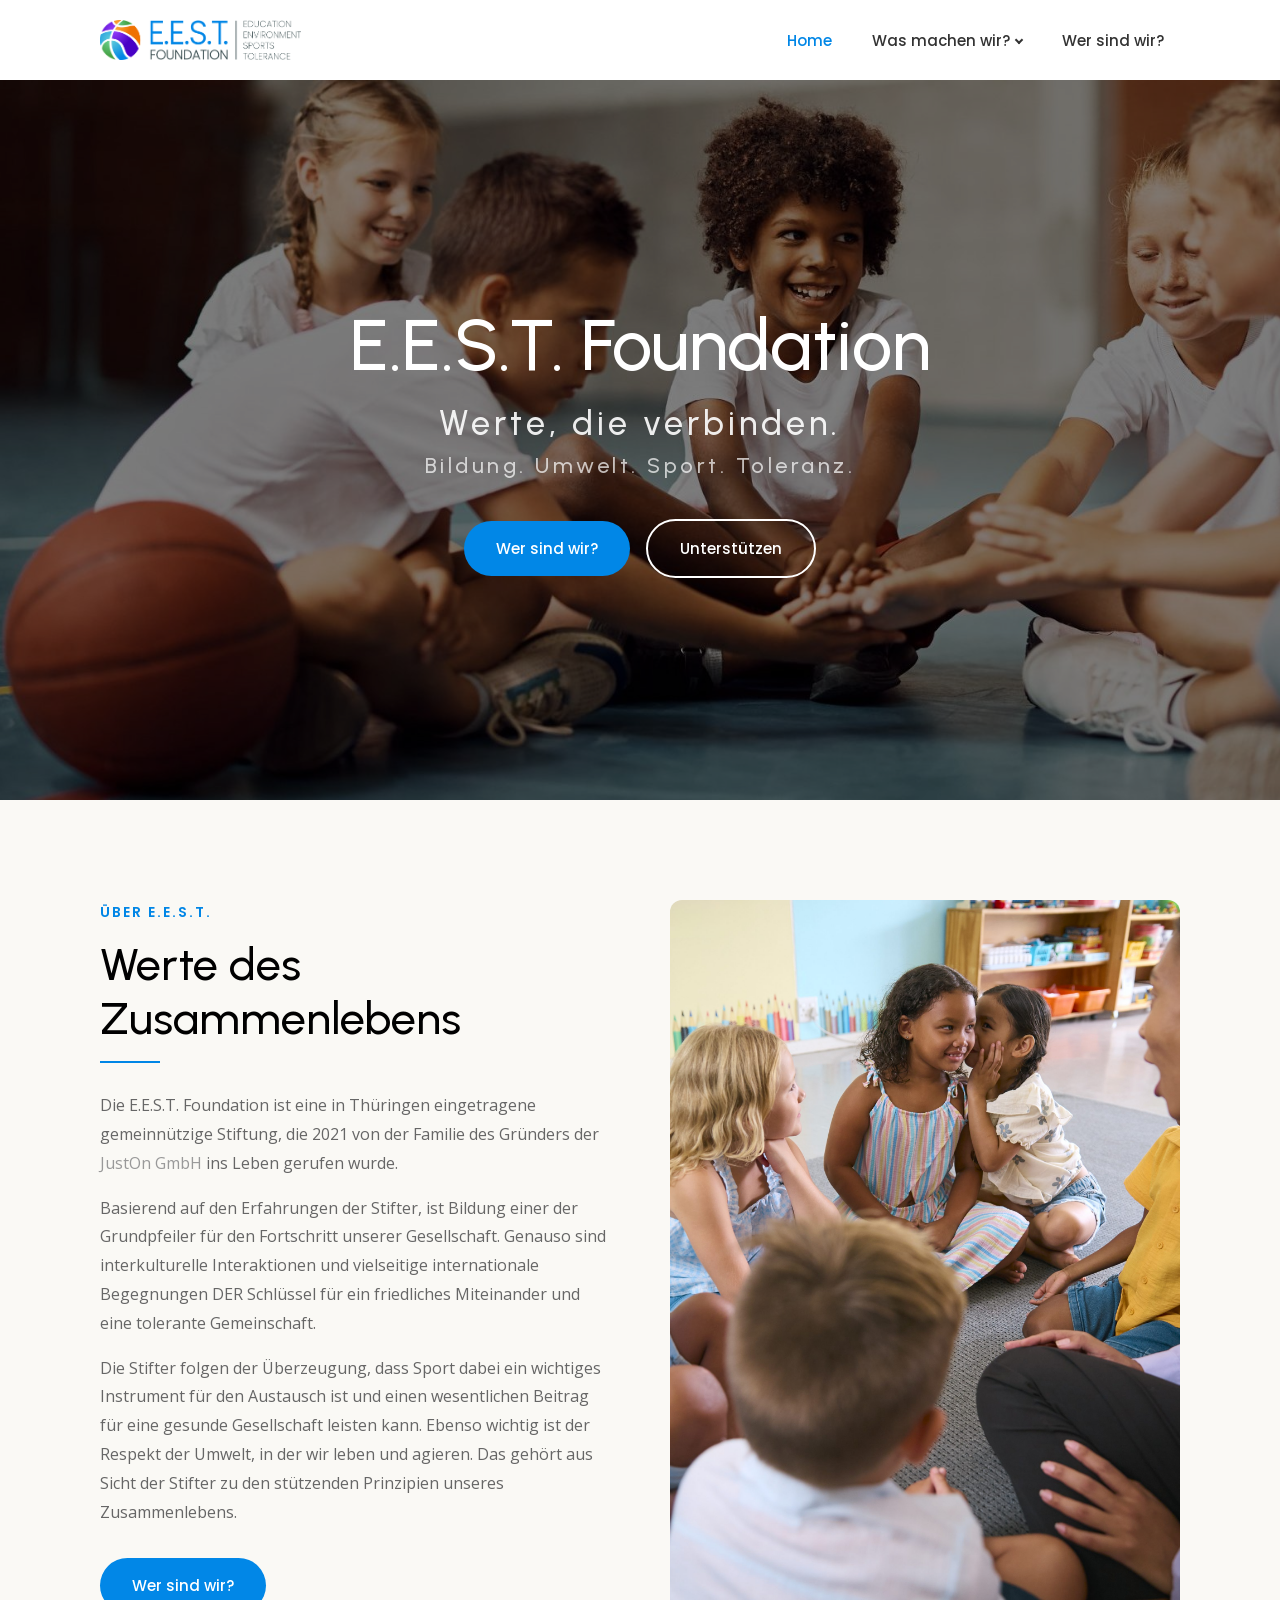
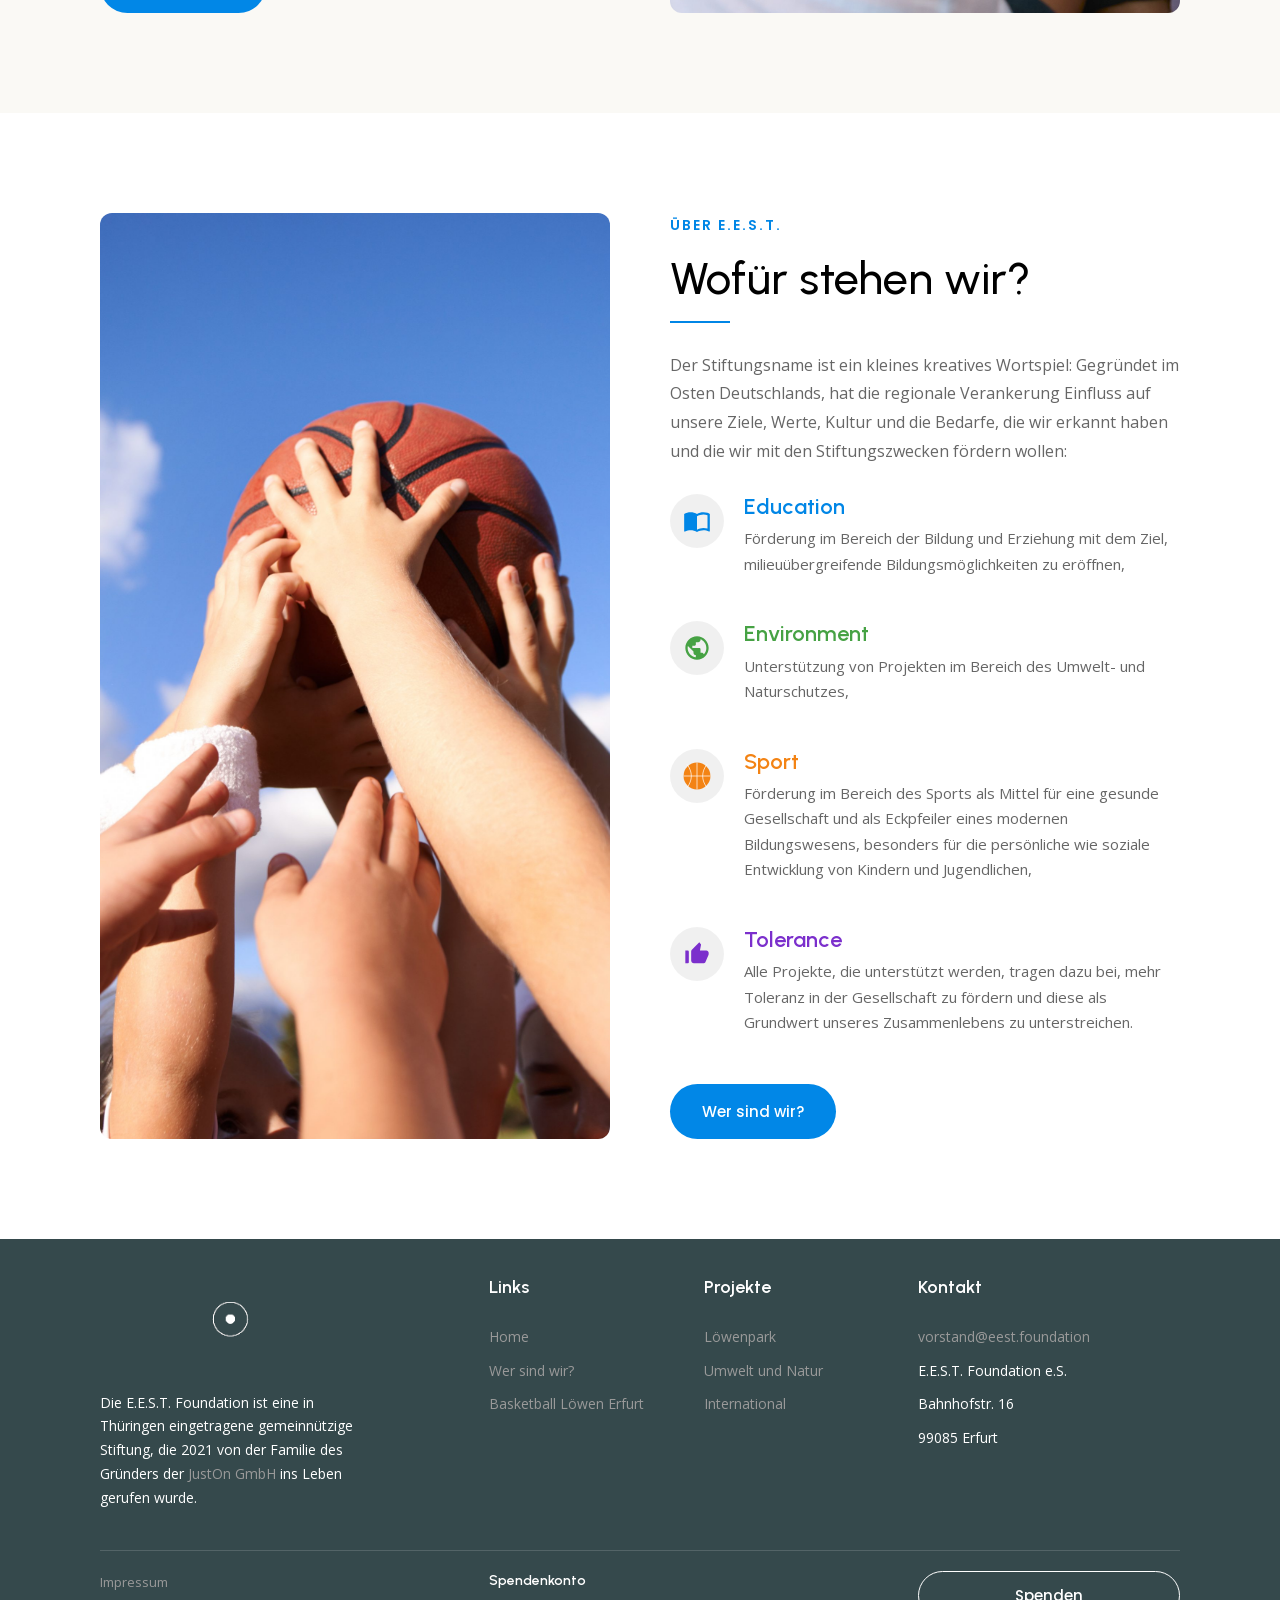
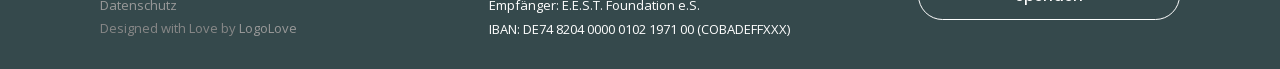
<file: index.html>
<!DOCTYPE html>
<html lang="de">
<head>
    <meta charset="UTF-8">
    <meta name="viewport" content="width=device-width, initial-scale=1.0">
    <title>E.E.S.T. Foundation | Education, Environment, Sports and Tolerance</title>
    <link rel="icon" type="image/svg+xml" href="images/favicon.svg">
    <link rel="stylesheet" href="css/style.css">
</head>
<body>

<!-- ========== HEADER ========== -->
<header class="header">
    <div class="container">
        <a href="index.html" class="header-logo">
            <img src="images/logo-full.png" alt="E.E.S.T. Foundation">
        </a>

        <ul class="nav-desktop">
            <li><a href="index.html" class="active">Home</a></li>
            <li class="has-dropdown">
                <a href="#">Was machen wir?</a>
                <ul class="nav-dropdown">
                    <li><a href="loewenpark.html">Löwenpark</a></li>
                    <li><a href="umwelt-und-natur.html">Umwelt und Natur</a></li>
                    <li><a href="international.html">International</a></li>
                </ul>
            </li>
            <li><a href="wer-sind-wir.html">Wer sind wir?</a></li>
        </ul>


        <div class="hamburger" aria-label="Menü öffnen">
            <span></span>
            <span></span>
            <span></span>
        </div>
    </div>
</header>

<!-- Mobile Navigation -->
<nav class="nav-mobile">
    <a href="index.html">Home</a>
    <a href="#" class="mobile-toggle">Was machen wir?</a>
    <div class="mobile-sub">
        <a href="loewenpark.html">Löwenpark</a>
        <a href="umwelt-und-natur.html">Umwelt und Natur</a>
        <a href="international.html">International</a>
    </div>
    <a href="wer-sind-wir.html">Wer sind wir?</a>
    <a href="spenden.html" class="btn" style="background: transparent; border: 2px solid #F38314; color: #F38314;">Spenden</a>
</nav>

<div class="header-spacer"></div>

<!-- ========== HERO ========== -->
<section class="hero">
    <video class="hero-video" autoplay muted loop playsinline poster="images/home-hero-fallback.jpg">
        <source src="images/home-hero-video.mp4" type="video/mp4">
    </video>
    <div class="hero-overlay"></div>
    <div class="hero-content">
        <h1>E.E.S.T. Foundation</h1>
        <h2 class="hero-subtitle">Werte, die verbinden.</h2>
        <h3 class="hero-tagline">Bildung. Umwelt. Sport. Toleranz.</h3>
        <div class="btn-group">
            <a href="wer-sind-wir.html" class="btn btn-primary">Wer sind wir?</a>
            <a href="spenden.html" class="btn btn-outline">Unterstützen</a>
        </div>
    </div>
</section>

<!-- ========== ÜBER E.E.S.T. ========== -->
<section class="content-section bg-light">
    <div class="container">
        <div class="two-col section-stretch">
            <div>
                <div class="sub-heading" style="color: #0086e6;">Über E.E.S.T.</div>
                <h2>Werte des Zusammenlebens</h2>
                <div class="green-divider" style="background: #0086e6;"></div>
                <p>Die E.E.S.T. Foundation ist eine in Thüringen eingetragene gemeinnützige Stiftung, die 2021 von der Familie des Gründers der <a href="https://juston.com/" target="_blank" rel="noopener" style="color: #999;">JustOn GmbH</a> ins Leben gerufen wurde.</p>
                <p>Basierend auf den Erfahrungen der Stifter, ist Bildung einer der Grundpfeiler für den Fortschritt unserer Gesellschaft. Genauso sind interkulturelle Interaktionen und vielseitige internationale Begegnungen DER Schlüssel für ein friedliches Miteinander und eine tolerante Gemeinschaft.</p>
                <p>Die Stifter folgen der Überzeugung, dass Sport dabei ein wichtiges Instrument für den Austausch ist und einen wesentlichen Beitrag für eine gesunde Gesellschaft leisten kann. Ebenso wichtig ist der Respekt der Umwelt, in der wir leben und agieren. Das gehört aus Sicht der Stifter zu den stützenden Prinzipien unseres Zusammenlebens.</p>
                <div class="btn-group">
                    <a href="wer-sind-wir.html" class="btn btn-primary">Wer sind wir?</a>
                </div>
            </div>
            <div class="rounded-img stretch-img">
                <img src="images/home-bildung.jpg" alt="Kinder im Klassenzimmer">
            </div>
        </div>
    </div>
</section>

<!-- ========== WOFÜR WIR STEHEN ========== -->
<section class="content-section bg-white">
    <div class="container">
        <div class="two-col section-stretch">
            <div class="rounded-img stretch-img">
                <img src="images/home-zusammenhalt.jpg" alt="Zusammenhalt im Sport">
            </div>
            <div>
                <div class="sub-heading" style="color: #0086e6;">Über E.E.S.T.</div>
                <h2>Wofür stehen wir?</h2>
                <div class="green-divider" style="background: #0086e6;"></div>
                <p>Der Stiftungsname ist ein kleines kreatives Wortspiel: Gegründet im Osten Deutschlands, hat die regionale Verankerung Einfluss auf unsere Ziele, Werte, Kultur und die Bedarfe, die wir erkannt haben und die wir mit den Stiftungszwecken fördern wollen:</p>

                <div class="eest-blurbs">
                    <div class="eest-blurb">
                        <div class="eest-icon" style="color: #0086e6;">
                            <svg viewBox="0 0 24 24" fill="currentColor"><path d="M21 5c-1.11-.35-2.33-.5-3.5-.5-1.95 0-4.05.4-5.5 1.5-1.45-1.1-3.55-1.5-5.5-1.5S2.45 4.9 1 6v14.65c0 .25.25.5.5.5.1 0 .15-.05.25-.05C3.1 20.45 5.05 20 6.5 20c1.95 0 4.05.4 5.5 1.5 1.35-.85 3.8-1.5 5.5-1.5 1.65 0 3.35.3 4.75 1.05.1.05.15.05.25.05.25 0 .5-.25.5-.5V6c-.6-.45-1.25-.75-2-1zm0 13.5c-1.1-.35-2.3-.5-3.5-.5-1.7 0-4.15.65-5.5 1.5V8c1.35-.85 3.8-1.5 5.5-1.5 1.2 0 2.4.15 3.5.5v11.5z"/></svg>
                        </div>
                        <div>
                            <h3 style="color: #0086e6;">Education</h3>
                            <p>Förderung im Bereich der Bildung und Erziehung mit dem Ziel, milieuübergreifende Bildungsmöglichkeiten zu eröffnen,</p>
                        </div>
                    </div>
                    <div class="eest-blurb">
                        <div class="eest-icon" style="color: #46a244;">
                            <svg viewBox="0 0 24 24" fill="currentColor"><path d="M12 2C6.48 2 2 6.48 2 12s4.48 10 10 10 10-4.48 10-10S17.52 2 12 2zM4 12c0-.61.08-1.2.21-1.78L8.99 15v1c0 1.1.9 2 2 2v1.93C7.06 19.43 4 16.07 4 12zm13.89 5.4c-.26-.81-1-1.39-1.9-1.39H15v-3c0-.55-.45-1-1-1H8v-2h2c.55 0 1-.45 1-1V7h2c1.1 0 2-.9 2-2v-.41C17.93 5.77 20 8.65 20 12c0 2.08-.8 3.97-2.11 5.4z"/></svg>
                        </div>
                        <div>
                            <h3 style="color: #46a244;">Environment</h3>
                            <p>Unterstützung von Projekten im Bereich des Umwelt- und Naturschutzes,</p>
                        </div>
                    </div>
                    <div class="eest-blurb">
                        <div class="eest-icon" style="color: #F38314;">
                            <svg viewBox="0 0 100 100" fill="currentColor"><circle cx="50" cy="50" r="48"/><path d="M2 50 L98 50" stroke="white" stroke-width="2.5"/><path d="M50 2 L50 98" stroke="white" stroke-width="2.5"/><path d="M14 8 C35 35 35 65 14 92" fill="none" stroke="white" stroke-width="2.5"/><path d="M86 8 C65 35 65 65 86 92" fill="none" stroke="white" stroke-width="2.5"/></svg>
                        </div>
                        <div>
                            <h3 style="color: #F38314;">Sport</h3>
                            <p>Förderung im Bereich des Sports als Mittel für eine gesunde Gesellschaft und als Eckpfeiler eines modernen Bildungswesens, besonders für die persönliche wie soziale Entwicklung von Kindern und Jugendlichen,</p>
                        </div>
                    </div>
                    <div class="eest-blurb">
                        <div class="eest-icon" style="color: #7b2fcc;">
                            <svg viewBox="0 0 24 24" fill="currentColor"><path d="M2 20h2c.55 0 1-.45 1-1v-9c0-.55-.45-1-1-1H2v11zm19.83-7.12c.11-.25.17-.52.17-.8V11c0-1.1-.9-2-2-2h-5.5l.92-4.65c.05-.22.02-.46-.08-.66-.23-.45-.52-.86-.88-1.22L14 2 7.59 8.41C7.21 8.79 7 9.3 7 9.83v7.84C7 18.95 8.05 20 9.34 20h8.11c.7 0 1.36-.37 1.72-.97l2.66-6.15z"/></svg>
                        </div>
                        <div>
                            <h3 style="color: #7b2fcc;">Tolerance</h3>
                            <p>Alle Projekte, die unterstützt werden, tragen dazu bei, mehr Toleranz in der Gesellschaft zu fördern und diese als Grundwert unseres Zusammenlebens zu unterstreichen.</p>
                        </div>
                    </div>
                </div>

                <div class="btn-group">
                    <a href="wer-sind-wir.html" class="btn btn-primary">Wer sind wir?</a>
                </div>
            </div>
        </div>
    </div>
</section>

<!-- ========== FOOTER ========== -->
<footer class="footer">
    <div class="container">
        <div class="footer-grid">
            <div class="footer-about">
                <a href="index.html" class="footer-logo">
                    <img src="images/logo-footer.gif" alt="E.E.S.T. Foundation">
                </a>
                <p>Die E.E.S.T. Foundation ist eine in Thüringen eingetragene gemeinnützige Stiftung, die 2021 von der Familie des Gründers der <a href="https://juston.com/" target="_blank" rel="noopener" style="color: #999;">JustOn GmbH</a> ins Leben gerufen wurde.</p>
            </div>

            <div>
                <h4>Links</h4>
                <div class="footer-links">
                    <a href="index.html">Home</a>
                    <a href="wer-sind-wir.html">Wer sind wir?</a>
                    <a href="https://basketball-loewen.com/" target="_blank" rel="noopener">Basketball Löwen Erfurt</a>
                </div>
            </div>

            <div>
                <h4>Projekte</h4>
                <div class="footer-links">
                    <a href="loewenpark.html">Löwenpark</a>
                    <a href="umwelt-und-natur.html">Umwelt und Natur</a>
                    <a href="international.html">International</a>
                </div>
            </div>

            <div class="footer-contact">
                <h4>Kontakt</h4>
                <p><a href="mailto:vorstand@eest.foundation">vorstand@eest.foundation</a></p>
                <p>E.E.S.T. Foundation e.S.<br>Bahnhofstr. 16<br>99085 Erfurt</p>
            </div>
        </div>

        <div class="footer-divider"></div>

        <div class="footer-grid footer-bottom-row">
            <div class="footer-legal">
                <a href="impressum.html">Impressum</a>  <a href="datenschutz.html">Datenschutz</a>
                <div class="footer-bottom">Designed with Love by <a href="https://www.logolove.de" target="_blank" rel="noopener">LogoLove</a></div>
            </div>

            <div class="footer-bank">
                <h4>Spendenkonto</h4>
                <p>Empfänger: E.E.S.T. Foundation e.S.<br>IBAN: DE74 8204 0000 0102 1971 00 (COBADEFFXXX)</p>
            </div>

            <div>
                <a href="spenden.html" class="btn btn-footer-cta">Spenden</a>
            </div>
        </div>
    </div>
</footer>

<script src="js/main.js"></script>
</body>
</html>
</file>
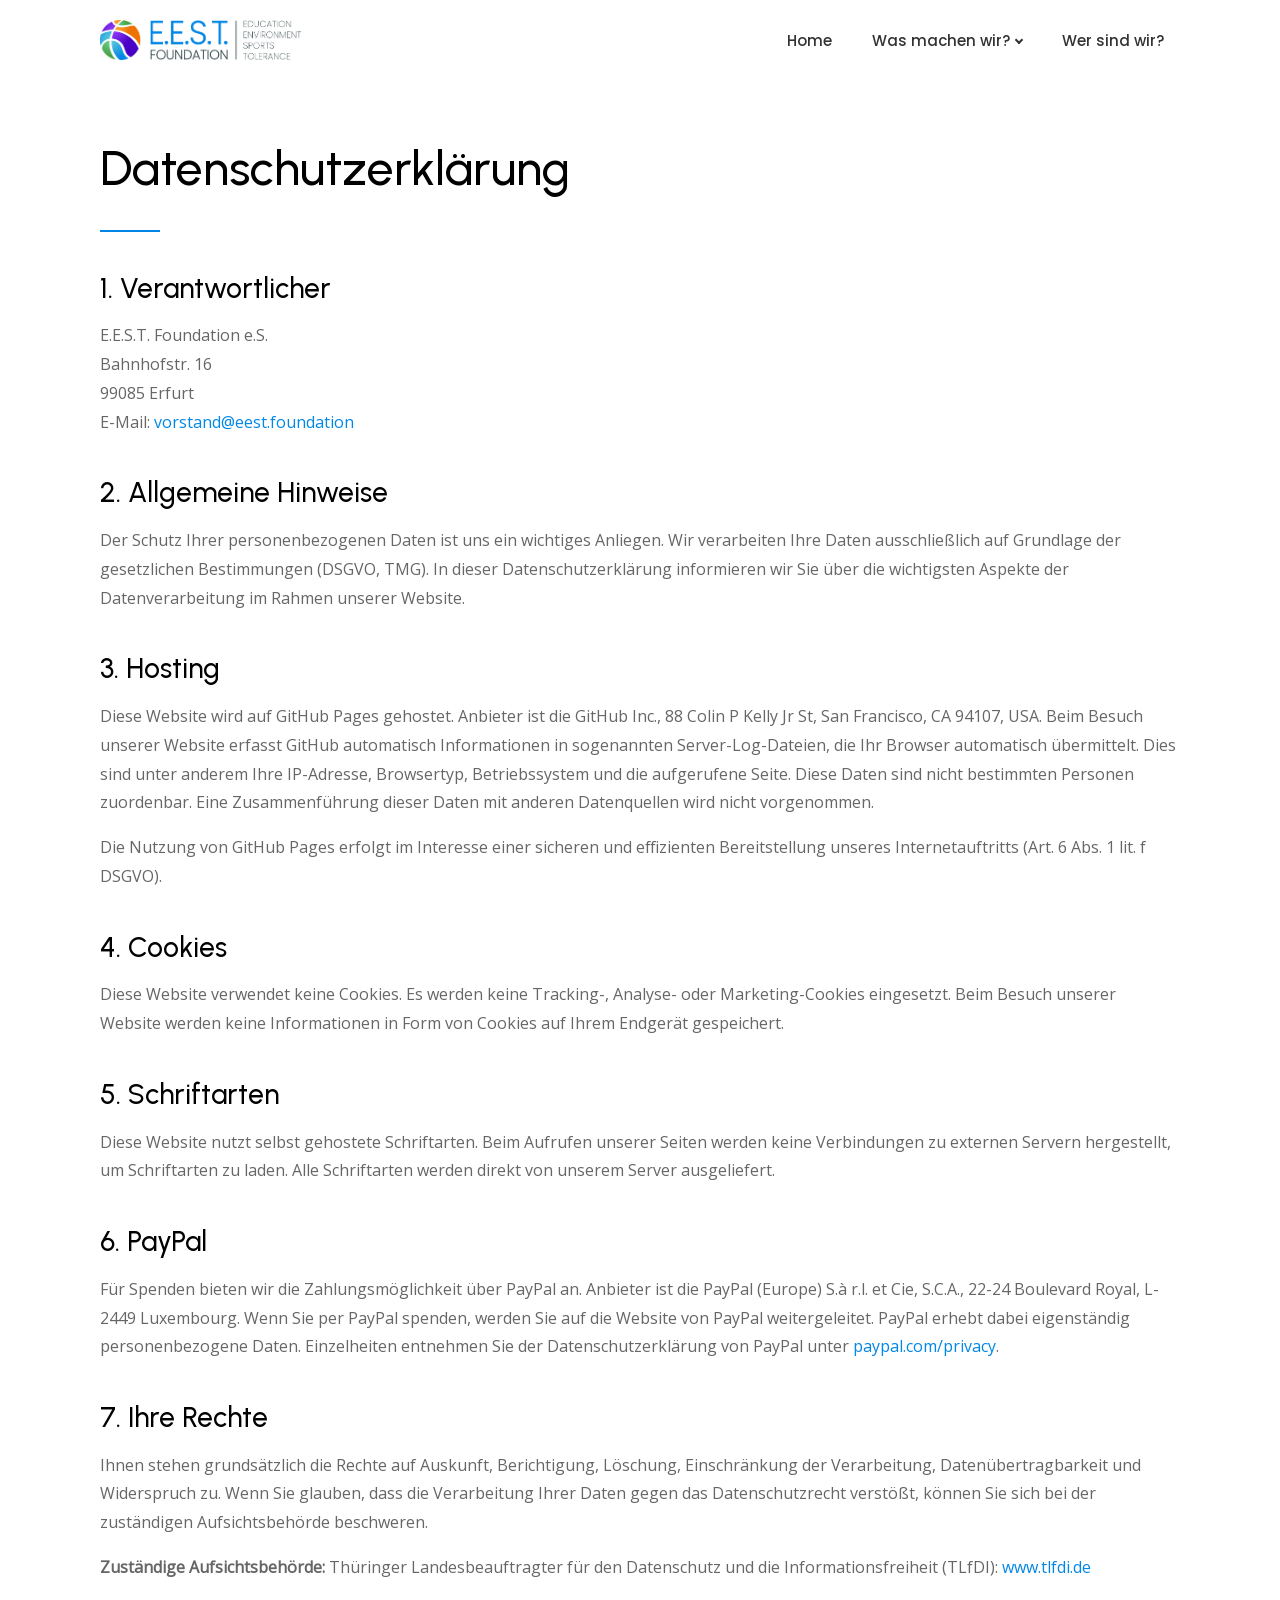
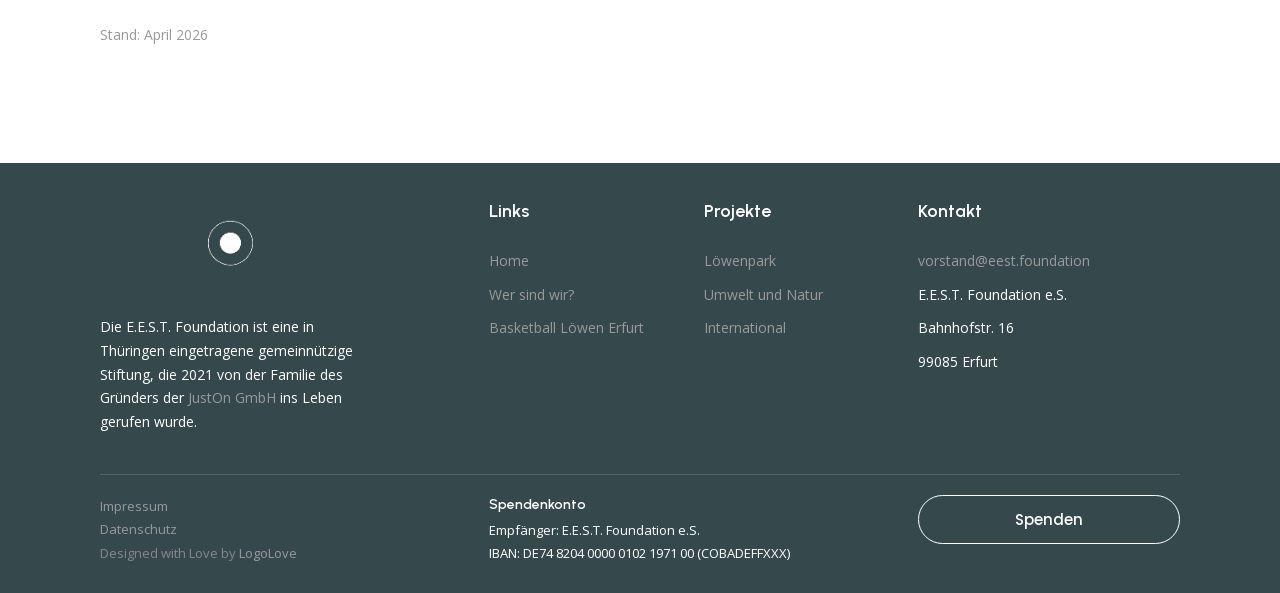
<file: datenschutz.html>
<!DOCTYPE html>
<html lang="de">
<head>
    <meta charset="UTF-8">
    <meta name="viewport" content="width=device-width, initial-scale=1.0">
    <title>Datenschutz | E.E.S.T. Foundation</title>
    <link rel="icon" type="image/svg+xml" href="images/favicon.svg">
    <link rel="stylesheet" href="css/style.css">
</head>
<body>

<!-- HEADER -->
<header class="header">
    <div class="container">
        <a href="index.html" class="header-logo"><img src="images/logo-full.png" alt="E.E.S.T. Foundation"></a>
        <ul class="nav-desktop">
            <li><a href="index.html">Home</a></li>
            <li class="has-dropdown"><a href="#">Was machen wir?</a>
                <ul class="nav-dropdown">
                    <li><a href="loewenpark.html">Löwenpark</a></li>
                    <li><a href="umwelt-und-natur.html">Umwelt und Natur</a></li>
                    <li><a href="international.html">International</a></li>
                </ul>
            </li>
            <li><a href="wer-sind-wir.html">Wer sind wir?</a></li>
        </ul>
        <div class="hamburger" aria-label="Menü öffnen">
            <span></span><span></span><span></span>
        </div>
    </div>
</header>
<nav class="nav-mobile">
    <a href="index.html">Home</a>
    <a href="#" class="mobile-toggle">Was machen wir?</a>
    <div class="mobile-sub"><a href="loewenpark.html">Löwenpark</a><a href="umwelt-und-natur.html">Umwelt und Natur</a><a href="international.html">International</a></div>
    <a href="wer-sind-wir.html">Wer sind wir?</a>
    <a href="spenden.html" class="btn" style="background: transparent; border: 2px solid #F38314; color: #F38314;">Spenden</a>
</nav>
<div class="header-spacer"></div>

<!-- CONTENT -->
<section class="legal-content">
    <div class="container">
        <h1>Datenschutzerklärung</h1>
        <div class="green-divider" style="background: #0086e6;"></div>

        <h2>1. Verantwortlicher</h2>
        <p>
            E.E.S.T. Foundation e.S.<br>
            Bahnhofstr. 16<br>
            99085 Erfurt<br>
            E-Mail: <a href="mailto:vorstand@eest.foundation" style="color: var(--color-primary);">vorstand@eest.foundation</a>
        </p>

        <h2>2. Allgemeine Hinweise</h2>
        <p>Der Schutz Ihrer personenbezogenen Daten ist uns ein wichtiges Anliegen. Wir verarbeiten Ihre Daten ausschließlich auf Grundlage der gesetzlichen Bestimmungen (DSGVO, TMG). In dieser Datenschutzerklärung informieren wir Sie über die wichtigsten Aspekte der Datenverarbeitung im Rahmen unserer Website.</p>

        <h2>3. Hosting</h2>
        <p>Diese Website wird auf GitHub Pages gehostet. Anbieter ist die GitHub Inc., 88 Colin P Kelly Jr St, San Francisco, CA 94107, USA. Beim Besuch unserer Website erfasst GitHub automatisch Informationen in sogenannten Server-Log-Dateien, die Ihr Browser automatisch übermittelt. Dies sind unter anderem Ihre IP-Adresse, Browsertyp, Betriebssystem und die aufgerufene Seite. Diese Daten sind nicht bestimmten Personen zuordenbar. Eine Zusammenführung dieser Daten mit anderen Datenquellen wird nicht vorgenommen.</p>
        <p>Die Nutzung von GitHub Pages erfolgt im Interesse einer sicheren und effizienten Bereitstellung unseres Internetauftritts (Art. 6 Abs. 1 lit. f DSGVO).</p>

        <h2>4. Cookies</h2>
        <p>Diese Website verwendet keine Cookies. Es werden keine Tracking-, Analyse- oder Marketing-Cookies eingesetzt. Beim Besuch unserer Website werden keine Informationen in Form von Cookies auf Ihrem Endgerät gespeichert.</p>

        <h2>5. Schriftarten</h2>
        <p>Diese Website nutzt selbst gehostete Schriftarten. Beim Aufrufen unserer Seiten werden keine Verbindungen zu externen Servern hergestellt, um Schriftarten zu laden. Alle Schriftarten werden direkt von unserem Server ausgeliefert.</p>

        <h2>6. PayPal</h2>
        <p>Für Spenden bieten wir die Zahlungsmöglichkeit über PayPal an. Anbieter ist die PayPal (Europe) S.à r.l. et Cie, S.C.A., 22-24 Boulevard Royal, L-2449 Luxembourg. Wenn Sie per PayPal spenden, werden Sie auf die Website von PayPal weitergeleitet. PayPal erhebt dabei eigenständig personenbezogene Daten. Einzelheiten entnehmen Sie der Datenschutzerklärung von PayPal unter <a href="https://www.paypal.com/de/webapps/mpp/ua/privacy-full" target="_blank" rel="noopener" style="color: var(--color-primary);">paypal.com/privacy</a>.</p>

        <h2>7. Ihre Rechte</h2>
        <p>Ihnen stehen grundsätzlich die Rechte auf Auskunft, Berichtigung, Löschung, Einschränkung der Verarbeitung, Datenübertragbarkeit und Widerspruch zu. Wenn Sie glauben, dass die Verarbeitung Ihrer Daten gegen das Datenschutzrecht verstößt, können Sie sich bei der zuständigen Aufsichtsbehörde beschweren.</p>
        <p><strong>Zuständige Aufsichtsbehörde:</strong> Thüringer Landesbeauftragter für den Datenschutz und die Informationsfreiheit (TLfDI): <a href="https://www.tlfdi.de" target="_blank" rel="noopener" style="color: var(--color-primary);">www.tlfdi.de</a></p>

        <p style="margin-top: 40px; font-size: 14px; color: #999;">Stand: April 2026</p>
    </div>
</section>

<!-- ========== FOOTER ========== -->
<footer class="footer">
    <div class="container">
        <div class="footer-grid">
            <div class="footer-about">
                <a href="index.html" class="footer-logo">
                    <img src="images/logo-footer.gif" alt="E.E.S.T. Foundation">
                </a>
                <p>Die E.E.S.T. Foundation ist eine in Thüringen eingetragene gemeinnützige Stiftung, die 2021 von der Familie des Gründers der <a href="https://juston.com/" target="_blank" rel="noopener" style="color: #999;">JustOn GmbH</a> ins Leben gerufen wurde.</p>
            </div>

            <div>
                <h4>Links</h4>
                <div class="footer-links">
                    <a href="index.html">Home</a>
                    <a href="wer-sind-wir.html">Wer sind wir?</a>
                    <a href="https://basketball-loewen.com/" target="_blank" rel="noopener">Basketball Löwen Erfurt</a>
                </div>
            </div>

            <div>
                <h4>Projekte</h4>
                <div class="footer-links">
                    <a href="loewenpark.html">Löwenpark</a>
                    <a href="umwelt-und-natur.html">Umwelt und Natur</a>
                    <a href="international.html">International</a>
                </div>
            </div>

            <div class="footer-contact">
                <h4>Kontakt</h4>
                <p><a href="mailto:vorstand@eest.foundation">vorstand@eest.foundation</a></p>
                <p>E.E.S.T. Foundation e.S.<br>Bahnhofstr. 16<br>99085 Erfurt</p>
            </div>
        </div>

        <div class="footer-divider"></div>

        <div class="footer-grid footer-bottom-row">
            <div class="footer-legal">
                <a href="impressum.html">Impressum</a>  <a href="datenschutz.html">Datenschutz</a>
                <div class="footer-bottom">Designed with Love by <a href="https://www.logolove.de" target="_blank" rel="noopener">LogoLove</a></div>
            </div>

            <div class="footer-bank">
                <h4>Spendenkonto</h4>
                <p>Empfänger: E.E.S.T. Foundation e.S.<br>IBAN: DE74 8204 0000 0102 1971 00 (COBADEFFXXX)</p>
            </div>

            <div>
                <a href="spenden.html" class="btn btn-footer-cta">Spenden</a>
            </div>
        </div>
    </div>
</footer>
<script src="js/main.js"></script>
</body>
</html>
</file>
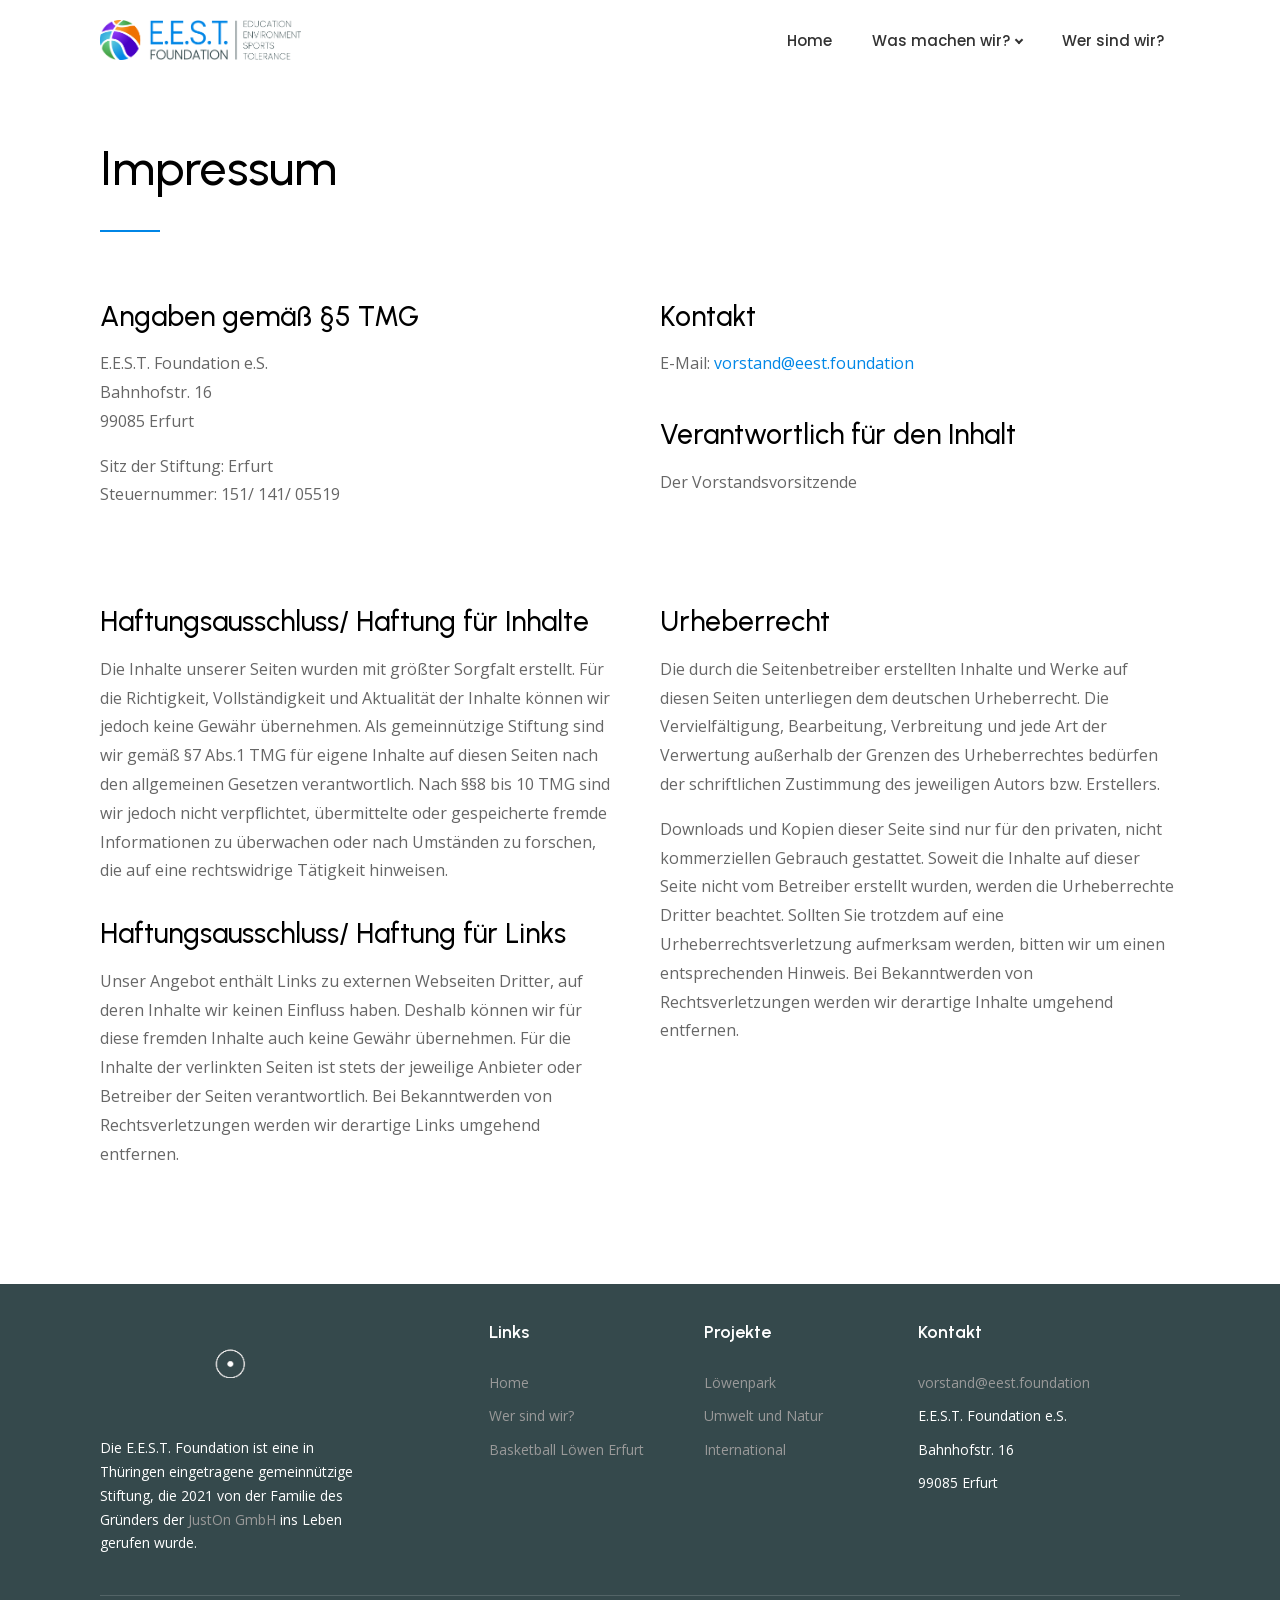
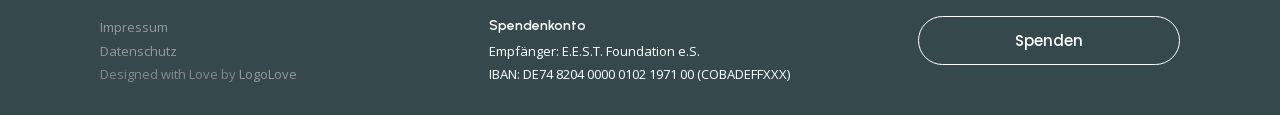
<file: impressum.html>
<!DOCTYPE html>
<html lang="de">
<head>
    <meta charset="UTF-8">
    <meta name="viewport" content="width=device-width, initial-scale=1.0">
    <title>Impressum | E.E.S.T. Foundation</title>
    <link rel="icon" type="image/svg+xml" href="images/favicon.svg">
    <link rel="stylesheet" href="css/style.css">
</head>
<body>

<!-- HEADER -->
<header class="header">
    <div class="container">
        <a href="index.html" class="header-logo"><img src="images/logo-full.png" alt="E.E.S.T. Foundation"></a>
        <ul class="nav-desktop">
            <li><a href="index.html">Home</a></li>
            <li class="has-dropdown"><a href="#">Was machen wir?</a>
                <ul class="nav-dropdown">
                    <li><a href="loewenpark.html">Löwenpark</a></li>
                    <li><a href="umwelt-und-natur.html">Umwelt und Natur</a></li>
                    <li><a href="international.html">International</a></li>
                </ul>
            </li>
            <li><a href="wer-sind-wir.html">Wer sind wir?</a></li>
        </ul>
        <div class="hamburger" aria-label="Menü öffnen">
            <span></span><span></span><span></span>
        </div>
    </div>
</header>
<nav class="nav-mobile">
    <a href="index.html">Home</a>
    <a href="#" class="mobile-toggle">Was machen wir?</a>
    <div class="mobile-sub"><a href="loewenpark.html">Löwenpark</a><a href="umwelt-und-natur.html">Umwelt und Natur</a><a href="international.html">International</a></div>
    <a href="wer-sind-wir.html">Wer sind wir?</a>
    <a href="spenden.html" class="btn" style="background: transparent; border: 2px solid #F38314; color: #F38314;">Spenden</a>
</nav>
<div class="header-spacer"></div>

<!-- CONTENT -->
<section class="legal-content">
    <div class="container">
        <h1>Impressum</h1>
        <div class="green-divider" style="background: #0086e6;"></div>

        <div class="two-col" style="gap: 40px; align-items: start;">
            <!-- LEFT COLUMN -->
            <div>
                <h2>Angaben gemäß §5 TMG</h2>
                <p>
                    E.E.S.T. Foundation e.S.<br>
                    Bahnhofstr. 16<br>
                    99085 Erfurt
                </p>
                <p>
                    Sitz der Stiftung: Erfurt<br>
                    Steuernummer: 151/ 141/ 05519
                </p>
            </div>

            <!-- RIGHT COLUMN -->
            <div>
                <h2>Kontakt</h2>
                <p>
                    E-Mail: <a href="mailto:vorstand@eest.foundation" style="color: var(--color-primary);">vorstand@eest.foundation</a>
                </p>

                <h2>Verantwortlich für den Inhalt</h2>
                <p>Der Vorstandsvorsitzende</p>
            </div>
        </div>

        <div class="two-col" style="gap: 40px; align-items: start; margin-top: 40px;">
            <div>
                <h2>Haftungsausschluss/ Haftung für Inhalte</h2>
                <p>Die Inhalte unserer Seiten wurden mit größter Sorgfalt erstellt. Für die Richtigkeit, Vollständigkeit und Aktualität der Inhalte können wir jedoch keine Gewähr übernehmen. Als gemeinnützige Stiftung sind wir gemäß §7 Abs.1 TMG für eigene Inhalte auf diesen Seiten nach den allgemeinen Gesetzen verantwortlich. Nach §§8 bis 10 TMG sind wir jedoch nicht verpflichtet, übermittelte oder gespeicherte fremde Informationen zu überwachen oder nach Umständen zu forschen, die auf eine rechtswidrige Tätigkeit hinweisen.</p>

                <h2 style="margin-top: 32px;">Haftungsausschluss/ Haftung für Links</h2>
                <p>Unser Angebot enthält Links zu externen Webseiten Dritter, auf deren Inhalte wir keinen Einfluss haben. Deshalb können wir für diese fremden Inhalte auch keine Gewähr übernehmen. Für die Inhalte der verlinkten Seiten ist stets der jeweilige Anbieter oder Betreiber der Seiten verantwortlich. Bei Bekanntwerden von Rechtsverletzungen werden wir derartige Links umgehend entfernen.</p>
            </div>

            <div>
                <h2>Urheberrecht</h2>
                <p>Die durch die Seitenbetreiber erstellten Inhalte und Werke auf diesen Seiten unterliegen dem deutschen Urheberrecht. Die Vervielfältigung, Bearbeitung, Verbreitung und jede Art der Verwertung außerhalb der Grenzen des Urheberrechtes bedürfen der schriftlichen Zustimmung des jeweiligen Autors bzw. Erstellers.</p>
                <p>Downloads und Kopien dieser Seite sind nur für den privaten, nicht kommerziellen Gebrauch gestattet. Soweit die Inhalte auf dieser Seite nicht vom Betreiber erstellt wurden, werden die Urheberrechte Dritter beachtet. Sollten Sie trotzdem auf eine Urheberrechtsverletzung aufmerksam werden, bitten wir um einen entsprechenden Hinweis. Bei Bekanntwerden von Rechtsverletzungen werden wir derartige Inhalte umgehend entfernen.</p>
            </div>
        </div>
    </div>
</section>

<!-- ========== FOOTER ========== -->
<footer class="footer">
    <div class="container">
        <div class="footer-grid">
            <div class="footer-about">
                <a href="index.html" class="footer-logo">
                    <img src="images/logo-footer.gif" alt="E.E.S.T. Foundation">
                </a>
                <p>Die E.E.S.T. Foundation ist eine in Thüringen eingetragene gemeinnützige Stiftung, die 2021 von der Familie des Gründers der <a href="https://juston.com/" target="_blank" rel="noopener" style="color: #999;">JustOn GmbH</a> ins Leben gerufen wurde.</p>
            </div>

            <div>
                <h4>Links</h4>
                <div class="footer-links">
                    <a href="index.html">Home</a>
                    <a href="wer-sind-wir.html">Wer sind wir?</a>
                    <a href="https://basketball-loewen.com/" target="_blank" rel="noopener">Basketball Löwen Erfurt</a>
                </div>
            </div>

            <div>
                <h4>Projekte</h4>
                <div class="footer-links">
                    <a href="loewenpark.html">Löwenpark</a>
                    <a href="umwelt-und-natur.html">Umwelt und Natur</a>
                    <a href="international.html">International</a>
                </div>
            </div>

            <div class="footer-contact">
                <h4>Kontakt</h4>
                <p><a href="mailto:vorstand@eest.foundation">vorstand@eest.foundation</a></p>
                <p>E.E.S.T. Foundation e.S.<br>Bahnhofstr. 16<br>99085 Erfurt</p>
            </div>
        </div>

        <div class="footer-divider"></div>

        <div class="footer-grid footer-bottom-row">
            <div class="footer-legal">
                <a href="impressum.html">Impressum</a>  <a href="datenschutz.html">Datenschutz</a>
                <div class="footer-bottom">Designed with Love by <a href="https://www.logolove.de" target="_blank" rel="noopener">LogoLove</a></div>
            </div>

            <div class="footer-bank">
                <h4>Spendenkonto</h4>
                <p>Empfänger: E.E.S.T. Foundation e.S.<br>IBAN: DE74 8204 0000 0102 1971 00 (COBADEFFXXX)</p>
            </div>

            <div>
                <a href="spenden.html" class="btn btn-footer-cta">Spenden</a>
            </div>
        </div>
    </div>
</footer>
<script src="js/main.js"></script>
</body>
</html>
</file>
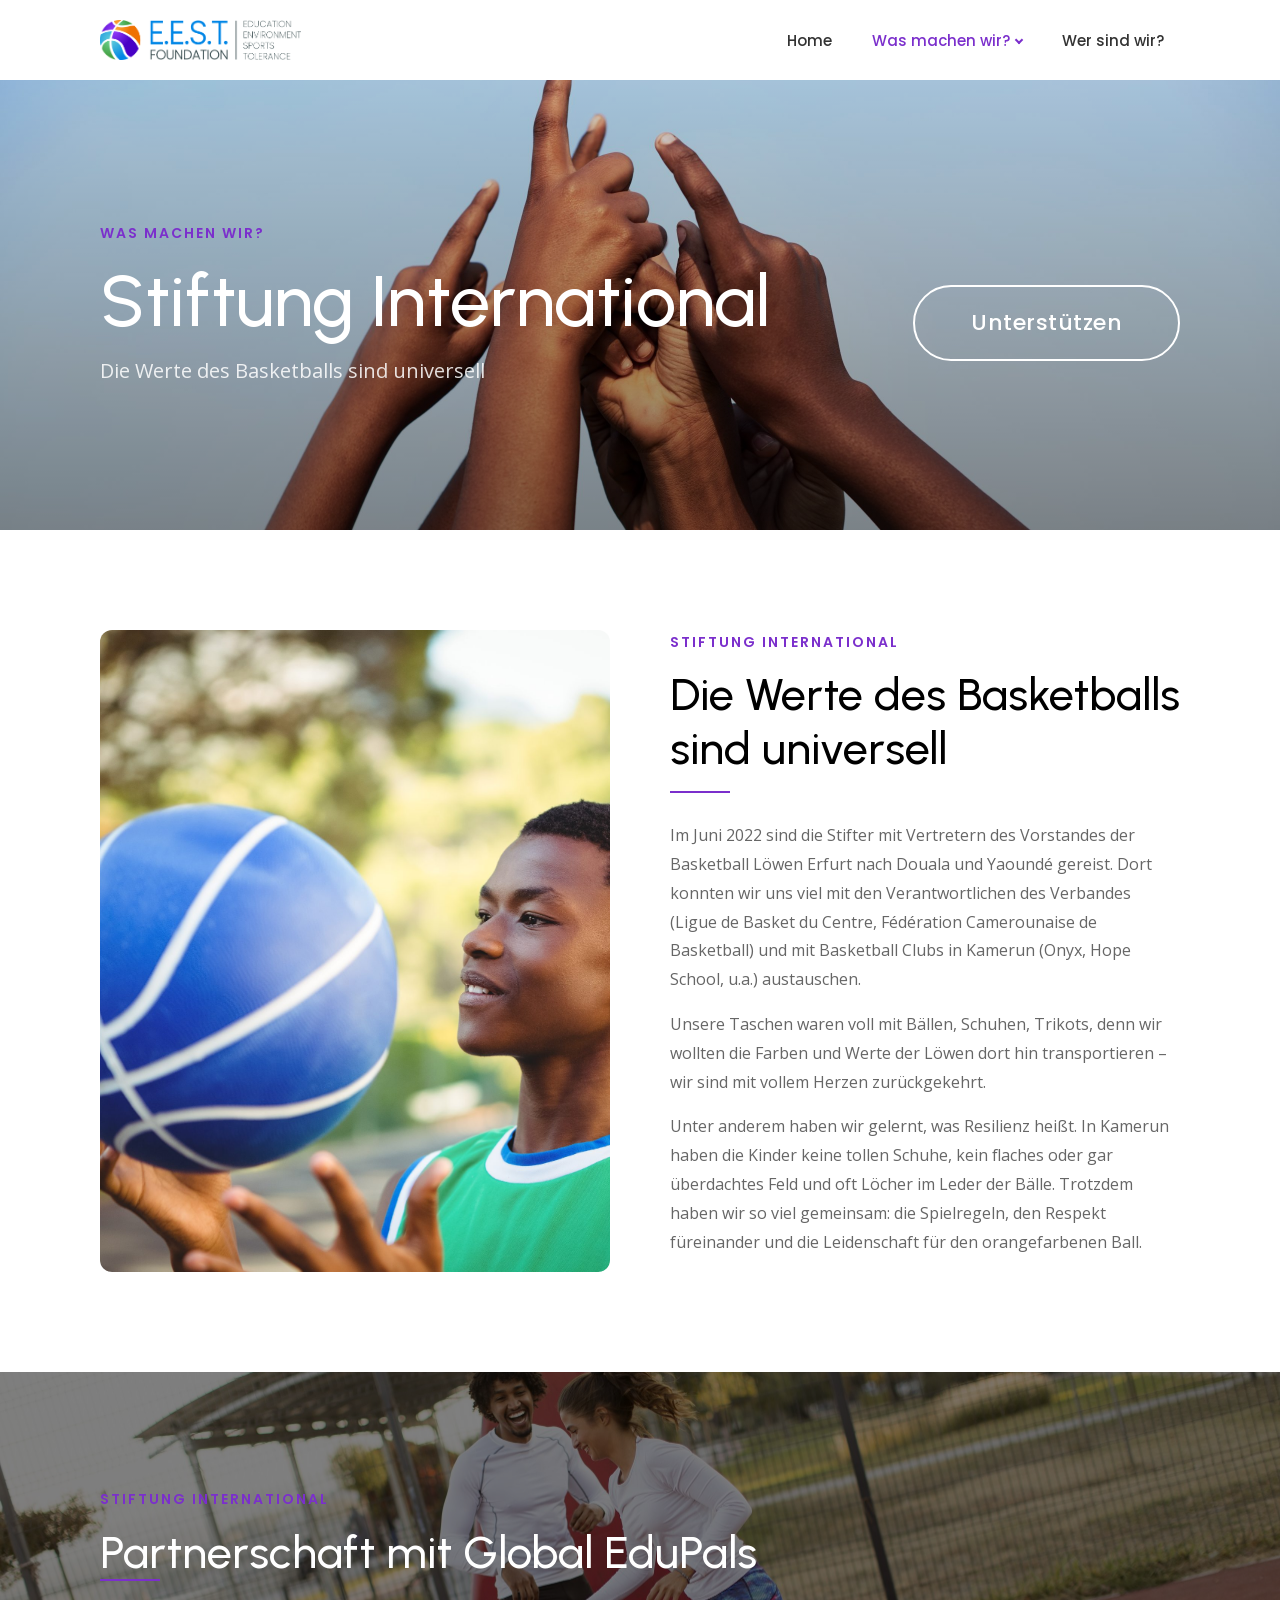
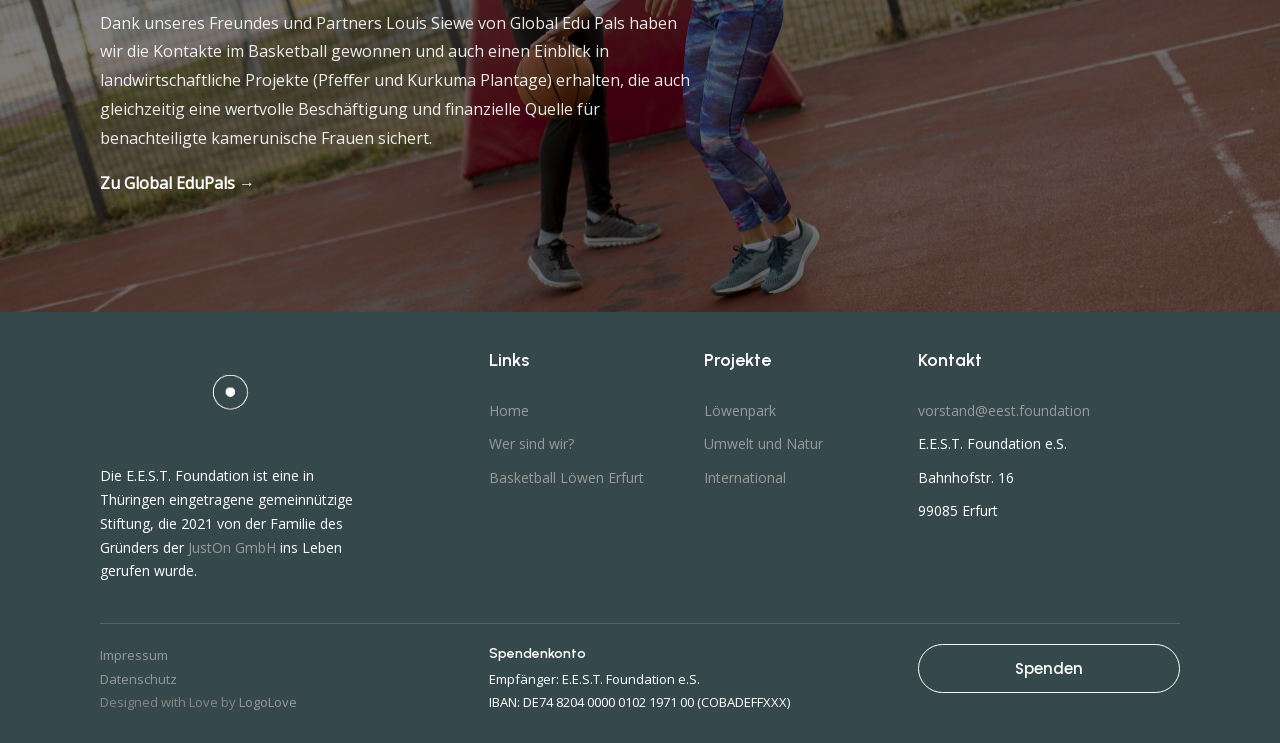
<file: international.html>
<!DOCTYPE html>
<html lang="de">
<head>
    <meta charset="UTF-8">
    <meta name="viewport" content="width=device-width, initial-scale=1.0">
    <title>Stiftung International | E.E.S.T. Foundation</title>
    <link rel="icon" type="image/svg+xml" href="images/favicon.svg">
    <link rel="stylesheet" href="css/style.css">
</head>
<body>

<!-- HEADER -->
<header class="header">
    <div class="container">
        <a href="index.html" class="header-logo"><img src="images/logo-full.png" alt="E.E.S.T. Foundation"></a>
        <ul class="nav-desktop">
            <li><a href="index.html">Home</a></li>
            <li class="has-dropdown"><a href="#" class="active-purple">Was machen wir?</a>
                <ul class="nav-dropdown">
                    <li><a href="loewenpark.html">Löwenpark</a></li>
                    <li><a href="umwelt-und-natur.html">Umwelt und Natur</a></li>
                    <li><a href="international.html">International</a></li>
                </ul>
            </li>
            <li><a href="wer-sind-wir.html">Wer sind wir?</a></li>
        </ul>
        <div class="hamburger" aria-label="Menü öffnen">
            <span></span><span></span><span></span>
        </div>
    </div>
</header>
<nav class="nav-mobile">
    <a href="index.html">Home</a>
    <a href="#" class="mobile-toggle">Was machen wir?</a>
    <div class="mobile-sub"><a href="loewenpark.html">Löwenpark</a><a href="umwelt-und-natur.html">Umwelt und Natur</a><a href="international.html">International</a></div>
    <a href="wer-sind-wir.html">Wer sind wir?</a>
    <a href="spenden.html" class="btn" style="background: transparent; border: 2px solid #F38314; color: #F38314;">Spenden</a>
</nav>
<div class="header-spacer"></div>

<!-- PAGE HERO with text overlay -->
<section class="page-hero">
    <img src="images/international-hero.jpg" alt="Hände zum Himmel">
    <div class="page-hero-overlay"></div>
    <div class="page-hero-content page-hero-split">
        <div>
            <div class="sub-heading" style="color: #7b2fcc;">Was machen wir?</div>
            <h1 style="color: #fff;">Stiftung International</h1>
            <p style="color: rgba(255,255,255,0.85); font-size: 20px;">Die Werte des Basketballs sind universell</p>
        </div>
        <a href="spenden.html?projekt=allgemein" class="btn btn-outline btn-hero-cta">Unterstützen</a>
    </div>
</section>

<!-- SECTION 1: Austausch mit Kamerun -->
<section class="content-section bg-white">
    <div class="container">
        <div class="two-col section-stretch">
            <div class="rounded-img stretch-img">
                <img src="images/international-basketball.jpg" alt="Basketball in Kamerun">
            </div>
            <div>
                <div class="sub-heading" style="color: #7b2fcc;">Stiftung International</div>
                <h2>Die Werte des Basketballs sind universell</h2>
                <div class="green-divider" style="background: #7b2fcc;"></div>
                <p>Im Juni 2022 sind die Stifter mit Vertretern des Vorstandes der Basketball Löwen Erfurt nach Douala und Yaoundé gereist. Dort konnten wir uns viel mit den Verantwortlichen des Verbandes (Ligue de Basket du Centre, Fédération Camerounaise de Basketball) und mit Basketball Clubs in Kamerun (Onyx, Hope School, u.a.) austauschen.</p>
                <p>Unsere Taschen waren voll mit Bällen, Schuhen, Trikots, denn wir wollten die Farben und Werte der Löwen dort hin transportieren &ndash; wir sind mit vollem Herzen zurückgekehrt.</p>
                <p>Unter anderem haben wir gelernt, was Resilienz heißt. In Kamerun haben die Kinder keine tollen Schuhe, kein flaches oder gar überdachtes Feld und oft Löcher im Leder der Bälle. Trotzdem haben wir so viel gemeinsam: die Spielregeln, den Respekt füreinander und die Leidenschaft für den orangefarbenen Ball.</p>
            </div>
        </div>
    </div>
</section>

<!-- SECTION 2: Partnerschaft mit Global EduPals — full-width image with overlay -->
<section class="content-hero">
    <img src="images/international-globaledupals.jpg" alt="Global EduPals">
    <div class="content-hero-overlay"></div>
    <div class="content-hero-text">
        <div class="container">
            <div class="sub-heading" style="color: #7b2fcc;">Stiftung International</div>
            <h2 style="color: #fff;">Partnerschaft mit Global EduPals</h2>
            <div class="green-divider" style="background: #7b2fcc;"></div>
            <p style="color: rgba(255,255,255,0.9);">Dank unseres Freundes und Partners Louis Siewe von Global Edu Pals haben wir die Kontakte im Basketball gewonnen und auch einen Einblick in landwirtschaftliche Projekte (Pfeffer und Kurkuma Plantage) erhalten, die auch gleichzeitig eine wertvolle Beschäftigung und finanzielle Quelle für benachteiligte kamerunische Frauen sichert.</p>
            <p style="margin-top: 16px;"><a href="https://globaledupals.de/" target="_blank" rel="noopener" style="color: #fff; font-weight: 600;">Zu Global EduPals &rarr;</a></p>
        </div>
    </div>
</section>

<!-- ========== FOOTER ========== -->
<footer class="footer">
    <div class="container">
        <div class="footer-grid">
            <div class="footer-about">
                <a href="index.html" class="footer-logo">
                    <img src="images/logo-footer.gif" alt="E.E.S.T. Foundation">
                </a>
                <p>Die E.E.S.T. Foundation ist eine in Thüringen eingetragene gemeinnützige Stiftung, die 2021 von der Familie des Gründers der <a href="https://juston.com/" target="_blank" rel="noopener" style="color: #999;">JustOn GmbH</a> ins Leben gerufen wurde.</p>
            </div>

            <div>
                <h4>Links</h4>
                <div class="footer-links">
                    <a href="index.html">Home</a>
                    <a href="wer-sind-wir.html">Wer sind wir?</a>
                    <a href="https://basketball-loewen.com/" target="_blank" rel="noopener">Basketball Löwen Erfurt</a>
                </div>
            </div>

            <div>
                <h4>Projekte</h4>
                <div class="footer-links">
                    <a href="loewenpark.html">Löwenpark</a>
                    <a href="umwelt-und-natur.html">Umwelt und Natur</a>
                    <a href="international.html">International</a>
                </div>
            </div>

            <div class="footer-contact">
                <h4>Kontakt</h4>
                <p><a href="mailto:vorstand@eest.foundation">vorstand@eest.foundation</a></p>
                <p>E.E.S.T. Foundation e.S.<br>Bahnhofstr. 16<br>99085 Erfurt</p>
            </div>
        </div>

        <div class="footer-divider"></div>

        <div class="footer-grid footer-bottom-row">
            <div class="footer-legal">
                <a href="impressum.html">Impressum</a>  <a href="datenschutz.html">Datenschutz</a>
                <div class="footer-bottom">Designed with Love by <a href="https://www.logolove.de" target="_blank" rel="noopener">LogoLove</a></div>
            </div>

            <div class="footer-bank">
                <h4>Spendenkonto</h4>
                <p>Empfänger: E.E.S.T. Foundation e.S.<br>IBAN: DE74 8204 0000 0102 1971 00 (COBADEFFXXX)</p>
            </div>

            <div>
                <a href="spenden.html" class="btn btn-footer-cta">Spenden</a>
            </div>
        </div>
    </div>
</footer>
<script src="js/main.js"></script>
</body>
</html>
</file>
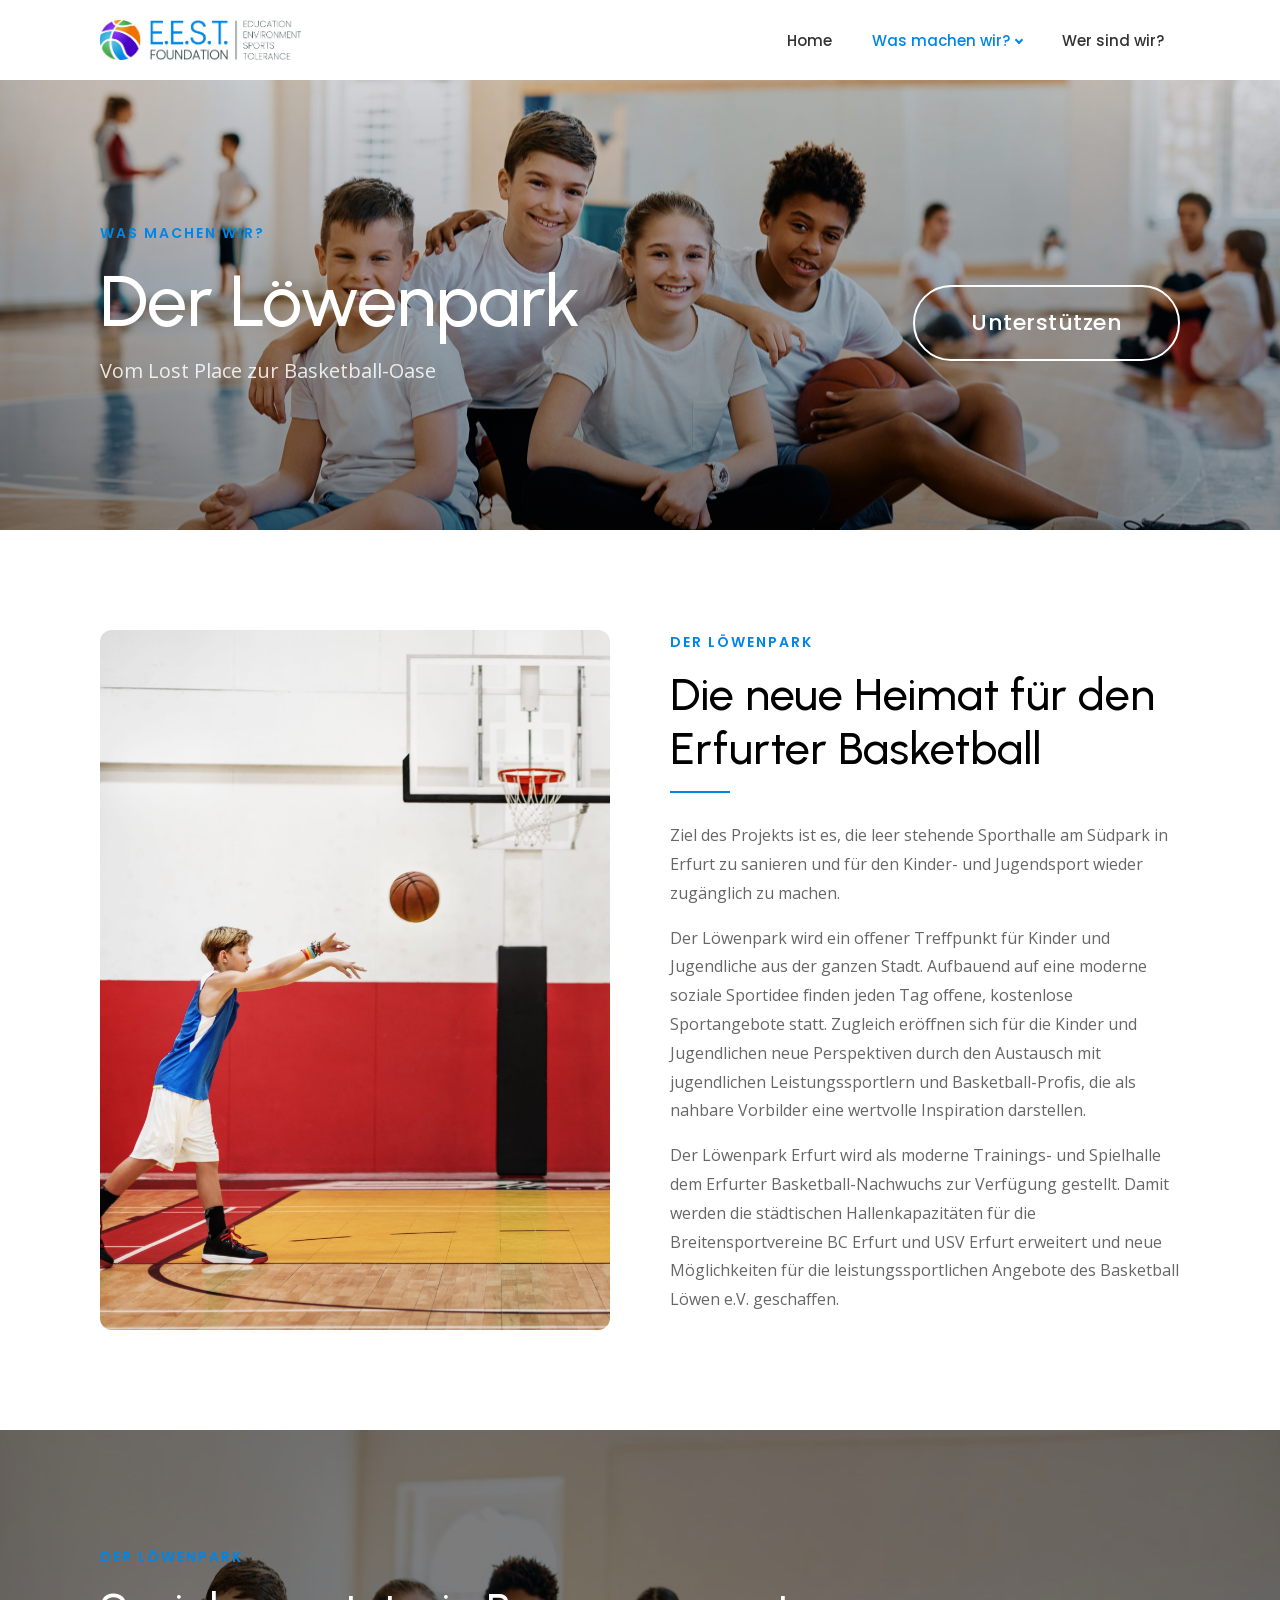
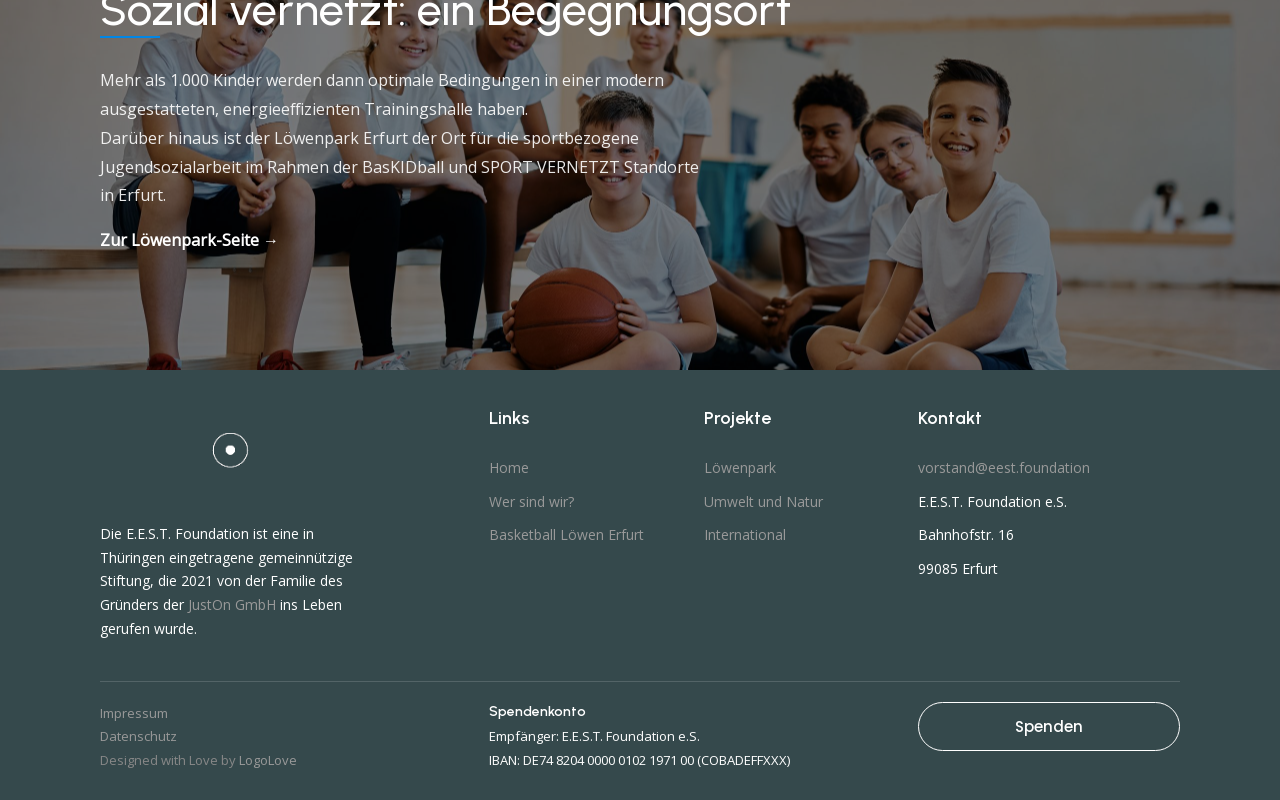
<file: loewenpark.html>
<!DOCTYPE html>
<html lang="de">
<head>
    <meta charset="UTF-8">
    <meta name="viewport" content="width=device-width, initial-scale=1.0">
    <title>Der Löwenpark | E.E.S.T. Foundation</title>
    <link rel="icon" type="image/svg+xml" href="images/favicon.svg">
    <link rel="stylesheet" href="css/style.css">
</head>
<body>

<!-- HEADER -->
<header class="header">
    <div class="container">
        <a href="index.html" class="header-logo">
            <img src="images/logo-full.png" alt="E.E.S.T. Foundation">
        </a>
        <ul class="nav-desktop">
            <li><a href="index.html">Home</a></li>
            <li class="has-dropdown">
                <a href="#" class="active-blue">Was machen wir?</a>
                <ul class="nav-dropdown">
                    <li><a href="loewenpark.html">Löwenpark</a></li>
                    <li><a href="umwelt-und-natur.html">Umwelt und Natur</a></li>
                    <li><a href="international.html">International</a></li>
                </ul>
            </li>
            <li><a href="wer-sind-wir.html">Wer sind wir?</a></li>
        </ul>
        <div class="hamburger" aria-label="Menü öffnen">
            <span></span><span></span><span></span>
        </div>
    </div>
</header>
<nav class="nav-mobile">
    <a href="index.html">Home</a>
    <a href="#" class="mobile-toggle">Was machen wir?</a>
    <div class="mobile-sub">
        <a href="loewenpark.html">Löwenpark</a>
        <a href="umwelt-und-natur.html">Umwelt und Natur</a>
        <a href="international.html">International</a>
    </div>
    <a href="wer-sind-wir.html">Wer sind wir?</a>
    <a href="spenden.html" class="btn" style="background: transparent; border: 2px solid #F38314; color: #F38314;">Spenden</a>
</nav>
<div class="header-spacer"></div>

<!-- PAGE HERO with text overlay -->
<section class="page-hero">
    <img src="images/loewenpark-hero.jpg" alt="Kinder beim Basketball">
    <div class="page-hero-overlay"></div>
    <div class="page-hero-content page-hero-split">
        <div>
            <div class="sub-heading" style="color: #0086e6;">Was machen wir?</div>
            <h1 style="color: #fff;">Der Löwenpark</h1>
            <p style="color: rgba(255,255,255,0.85); font-size: 20px;">Vom Lost Place zur Basketball-Oase</p>
        </div>
        <a href="spenden.html?projekt=loewenpark" class="btn btn-outline btn-hero-cta">Unterstützen</a>
    </div>
</section>

<!-- SECTION 1: Eine neue Heimat -->
<section class="content-section bg-white">
    <div class="container">
        <div class="two-col section-stretch">
            <div class="rounded-img stretch-img">
                <img src="images/loewenpark-spieler.jpg" alt="Basketballspieler">
            </div>
            <div>
                <div class="sub-heading" style="color: #0086e6;">Der Löwenpark</div>
                <h2>Die neue Heimat für den Erfurter Basketball</h2>
                <div class="green-divider" style="background: #0086e6;"></div>
                <p>Ziel des Projekts ist es, die leer stehende Sporthalle am Südpark in Erfurt zu sanieren und für den Kinder- und Jugendsport wieder zugänglich zu machen.</p>
                <p>Der Löwenpark wird ein offener Treffpunkt für Kinder und Jugendliche aus der ganzen Stadt. Aufbauend auf eine moderne soziale Sportidee finden jeden Tag offene, kostenlose Sportangebote statt. Zugleich eröffnen sich für die Kinder und Jugendlichen neue Perspektiven durch den Austausch mit jugendlichen Leistungssportlern und Basketball-Profis, die als nahbare Vorbilder eine wertvolle Inspiration darstellen.</p>
                <p>Der Löwenpark Erfurt wird als moderne Trainings- und Spielhalle dem Erfurter Basketball-Nachwuchs zur Verfügung gestellt. Damit werden die städtischen Hallenkapazitäten für die Breitensportvereine BC Erfurt und USV Erfurt erweitert und neue Möglichkeiten für die leistungssportlichen Angebote des Basketball Löwen e.V. geschaffen.</p>
            </div>
        </div>
    </div>
</section>

<!-- SECTION 2: Sozial vernetzt — full-width image with overlay -->
<section class="content-hero">
    <img src="images/loewenpark-group.jpg" alt="Kinder in der Sporthalle">
    <div class="content-hero-overlay"></div>
    <div class="content-hero-text">
        <div class="container">
            <div class="sub-heading" style="color: #0086e6;">Der Löwenpark</div>
            <h2 style="color: #fff;">Sozial vernetzt: ein Begegnungsort</h2>
            <div class="green-divider" style="background: #0086e6;"></div>
            <p style="color: rgba(255,255,255,0.9);">Mehr als 1.000 Kinder werden dann optimale Bedingungen in einer modern ausgestatteten, energieeffizienten Trainingshalle haben.</p>
            <p style="color: rgba(255,255,255,0.9);">Darüber hinaus ist der Löwenpark Erfurt der Ort für die sportbezogene Jugendsozialarbeit im Rahmen der BasKIDball und SPORT VERNETZT Standorte in Erfurt.</p>
            <p style="margin-top: 16px;"><a href="https://basketball-loewen.com/verein/loewenpark/" target="_blank" rel="noopener" style="color: #fff; font-weight: 600;">Zur Löwenpark-Seite &rarr;</a></p>
        </div>
    </div>
</section>

<!-- ========== FOOTER ========== -->
<footer class="footer">
    <div class="container">
        <div class="footer-grid">
            <div class="footer-about">
                <a href="index.html" class="footer-logo">
                    <img src="images/logo-footer.gif" alt="E.E.S.T. Foundation">
                </a>
                <p>Die E.E.S.T. Foundation ist eine in Thüringen eingetragene gemeinnützige Stiftung, die 2021 von der Familie des Gründers der <a href="https://juston.com/" target="_blank" rel="noopener" style="color: #999;">JustOn GmbH</a> ins Leben gerufen wurde.</p>
            </div>

            <div>
                <h4>Links</h4>
                <div class="footer-links">
                    <a href="index.html">Home</a>
                    <a href="wer-sind-wir.html">Wer sind wir?</a>
                    <a href="https://basketball-loewen.com/" target="_blank" rel="noopener">Basketball Löwen Erfurt</a>
                </div>
            </div>

            <div>
                <h4>Projekte</h4>
                <div class="footer-links">
                    <a href="loewenpark.html">Löwenpark</a>
                    <a href="umwelt-und-natur.html">Umwelt und Natur</a>
                    <a href="international.html">International</a>
                </div>
            </div>

            <div class="footer-contact">
                <h4>Kontakt</h4>
                <p><a href="mailto:vorstand@eest.foundation">vorstand@eest.foundation</a></p>
                <p>E.E.S.T. Foundation e.S.<br>Bahnhofstr. 16<br>99085 Erfurt</p>
            </div>
        </div>

        <div class="footer-divider"></div>

        <div class="footer-grid footer-bottom-row">
            <div class="footer-legal">
                <a href="impressum.html">Impressum</a>  <a href="datenschutz.html">Datenschutz</a>
                <div class="footer-bottom">Designed with Love by <a href="https://www.logolove.de" target="_blank" rel="noopener">LogoLove</a></div>
            </div>

            <div class="footer-bank">
                <h4>Spendenkonto</h4>
                <p>Empfänger: E.E.S.T. Foundation e.S.<br>IBAN: DE74 8204 0000 0102 1971 00 (COBADEFFXXX)</p>
            </div>

            <div>
                <a href="spenden.html" class="btn btn-footer-cta">Spenden</a>
            </div>
        </div>
    </div>
</footer>

<script src="js/main.js"></script>
</body>
</html>
</file>
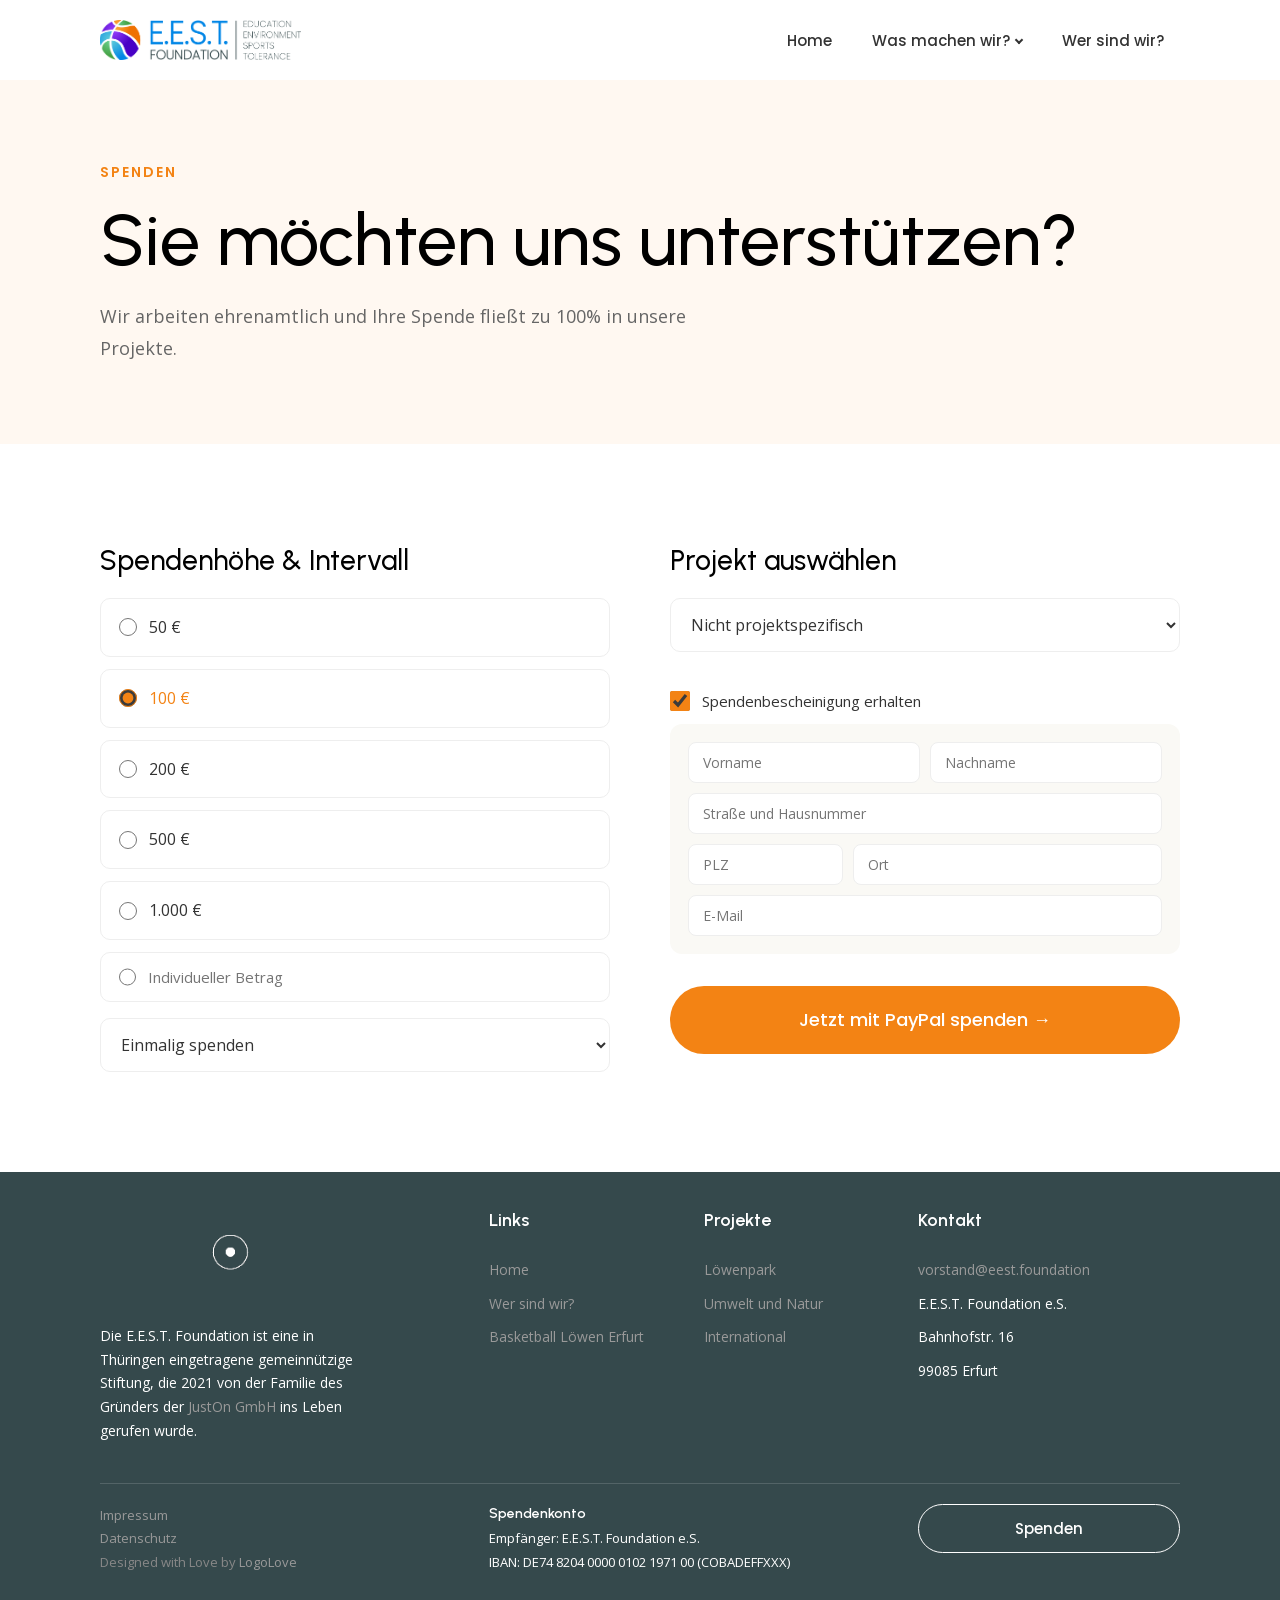
<file: spenden.html>
<!DOCTYPE html>
<html lang="de">
<head>
    <meta charset="UTF-8">
    <meta name="viewport" content="width=device-width, initial-scale=1.0">
    <title>Spenden | E.E.S.T. Foundation</title>
    <link rel="icon" type="image/svg+xml" href="images/favicon.svg">
    <link rel="stylesheet" href="css/style.css">
</head>
<body>

<!-- HEADER -->
<header class="header">
    <div class="container">
        <a href="index.html" class="header-logo"><img src="images/logo-full.png" alt="E.E.S.T. Foundation"></a>
        <ul class="nav-desktop">
            <li><a href="index.html">Home</a></li>
            <li class="has-dropdown"><a href="#">Was machen wir?</a>
                <ul class="nav-dropdown">
                    <li><a href="loewenpark.html">Löwenpark</a></li>
                    <li><a href="umwelt-und-natur.html">Umwelt und Natur</a></li>
                    <li><a href="international.html">International</a></li>
                </ul>
            </li>
            <li><a href="wer-sind-wir.html">Wer sind wir?</a></li>
        </ul>
        <div class="hamburger" aria-label="Menü öffnen">
            <span></span><span></span><span></span>
        </div>
    </div>
</header>
<nav class="nav-mobile">
    <a href="index.html">Home</a>
    <a href="#" class="mobile-toggle">Was machen wir?</a>
    <div class="mobile-sub"><a href="loewenpark.html">Löwenpark</a><a href="umwelt-und-natur.html">Umwelt und Natur</a><a href="international.html">International</a></div>
    <a href="wer-sind-wir.html">Wer sind wir?</a>
    <a href="spenden.html" class="btn" style="background: transparent; border: 2px solid #F38314; color: #F38314;">Spenden</a>
</nav>
<div class="header-spacer"></div>

<!-- HERO -->
<section style="background: rgba(243, 131, 20, 0.06); padding: 80px 0;">
    <div class="container">
        <div class="sub-heading" style="color: #F38314;">Spenden</div>
        <h1>Sie möchten uns unterstützen?</h1>
        <p style="font-size: 18px; margin-top: 16px; max-width: 600px;">Wir arbeiten ehrenamtlich und Ihre Spende fließt zu 100% in unsere Projekte.</p>
    </div>
</section>

<!-- DONATION FORM -->
<section class="content-section bg-white">
    <div class="container">
        <div class="two-col" style="gap: 60px; align-items: stretch;">

            <!-- LEFT: Spendenhöhe & Intervall -->
            <div>
                <h3 style="margin-bottom: 20px;">Spendenhöhe &amp; Intervall</h3>

                <div class="donate-projects">
                    <label class="donate-radio">
                        <input type="radio" name="amount" value="50">
                        <span>50 &euro;</span>
                    </label>
                    <label class="donate-radio">
                        <input type="radio" name="amount" value="100" checked>
                        <span>100 &euro;</span>
                    </label>
                    <label class="donate-radio">
                        <input type="radio" name="amount" value="200">
                        <span>200 &euro;</span>
                    </label>
                    <label class="donate-radio">
                        <input type="radio" name="amount" value="500">
                        <span>500 &euro;</span>
                    </label>
                    <label class="donate-radio">
                        <input type="radio" name="amount" value="1000">
                        <span>1.000 &euro;</span>
                    </label>
                    <label class="donate-radio">
                        <input type="radio" name="amount" value="custom" id="custom-radio">
                        <input type="text" id="custom-amount" placeholder="Individueller Betrag" style="border: none; outline: none; font-size: 15px; font-weight: 500; font-family: var(--font-body); color: var(--color-text-dark); width: 100%;">
                    </label>
                </div>

                <select id="donate-interval" class="donate-select" style="margin-top: 16px;" onchange="this.classList.toggle('has-selection', this.value !== 'einmalig')">
                    <option value="einmalig" selected>Einmalig spenden</option>
                    <option value="monatlich">Monatlich spenden</option>
                    <option value="halbjaehrlich">Halbjährlich spenden</option>
                    <option value="jaehrlich">Jährlich spenden</option>
                </select>
            </div>

            <!-- RIGHT: Projekt, Bescheinigung, Button -->
            <div style="display: flex; flex-direction: column;">
                <h3 style="margin-bottom: 20px;">Projekt auswählen</h3>

                <select id="donate-project" class="donate-select" style="margin-bottom: 20px;" onchange="this.classList.toggle('has-selection', this.value !== 'allgemein')">
                    <option value="allgemein" selected>Nicht projektspezifisch</option>
                    <option value="loewenpark">Projekt Löwenpark</option>
                    <option value="baumpflanzaktion">Projekt Baumpflanzaktion</option>
                </select>

                <!-- Spendenbescheinigung -->
                <div style="margin-top: 16px;">
                    <label style="display: flex; align-items: center; gap: 12px; cursor: pointer; font-size: 15px; font-weight: 500; color: var(--color-text-dark);">
                        <input type="checkbox" id="receipt-check" checked style="width: 20px; height: 20px; accent-color: var(--color-orange); cursor: pointer;" onchange="document.getElementById('receipt-details').style.display = this.checked ? 'block' : 'none'">
                        Spendenbescheinigung erhalten
                    </label>
                </div>

                <div id="receipt-details" style="display: block; margin-top: 9px; padding: 18px; background: var(--color-bg-light); border-radius: 12px;">
                    <div style="display: grid; grid-template-columns: 1fr 1fr; gap: 10px; margin-bottom: 10px;">
                        <input type="text" id="donor-firstname" placeholder="Vorname" style="width: 100%; padding: 10px 14px; border: 1px solid var(--color-border); border-radius: 8px; font-size: 14px; font-family: var(--font-body);">
                        <input type="text" id="donor-lastname" placeholder="Nachname" style="width: 100%; padding: 10px 14px; border: 1px solid var(--color-border); border-radius: 8px; font-size: 14px; font-family: var(--font-body);">
                    </div>
                    <div style="margin-bottom: 10px;">
                        <input type="text" id="donor-street" placeholder="Straße und Hausnummer" style="width: 100%; padding: 10px 14px; border: 1px solid var(--color-border); border-radius: 8px; font-size: 14px; font-family: var(--font-body);">
                    </div>
                    <div style="display: grid; grid-template-columns: 1fr 2fr; gap: 10px; margin-bottom: 10px;">
                        <input type="text" id="donor-zip" placeholder="PLZ" style="width: 100%; padding: 10px 14px; border: 1px solid var(--color-border); border-radius: 8px; font-size: 14px; font-family: var(--font-body);">
                        <input type="text" id="donor-city" placeholder="Ort" style="width: 100%; padding: 10px 14px; border: 1px solid var(--color-border); border-radius: 8px; font-size: 14px; font-family: var(--font-body);">
                    </div>
                    <input type="email" id="donor-email" placeholder="E-Mail" style="width: 100%; padding: 10px 14px; border: 1px solid var(--color-border); border-radius: 8px; font-size: 14px; font-family: var(--font-body);">
                </div>

                <a href="#" id="paypal-donate-btn" class="btn btn-donate" style="margin-top: 32px; background: #F38314; color: #fff;">Jetzt mit PayPal spenden &rarr;</a>

                
            </div>
        </div>
    </div>
</section>

<!-- ========== FOOTER ========== -->
<footer class="footer">
    <div class="container">
        <div class="footer-grid">
            <div class="footer-about">
                <a href="index.html" class="footer-logo">
                    <img src="images/logo-footer.gif" alt="E.E.S.T. Foundation">
                </a>
                <p>Die E.E.S.T. Foundation ist eine in Thüringen eingetragene gemeinnützige Stiftung, die 2021 von der Familie des Gründers der <a href="https://juston.com/" target="_blank" rel="noopener" style="color: #999;">JustOn GmbH</a> ins Leben gerufen wurde.</p>
            </div>

            <div>
                <h4>Links</h4>
                <div class="footer-links">
                    <a href="index.html">Home</a>
                    <a href="wer-sind-wir.html">Wer sind wir?</a>
                    <a href="https://basketball-loewen.com/" target="_blank" rel="noopener">Basketball Löwen Erfurt</a>
                </div>
            </div>

            <div>
                <h4>Projekte</h4>
                <div class="footer-links">
                    <a href="loewenpark.html">Löwenpark</a>
                    <a href="umwelt-und-natur.html">Umwelt und Natur</a>
                    <a href="international.html">International</a>
                </div>
            </div>

            <div class="footer-contact">
                <h4>Kontakt</h4>
                <p><a href="mailto:vorstand@eest.foundation">vorstand@eest.foundation</a></p>
                <p>E.E.S.T. Foundation e.S.<br>Bahnhofstr. 16<br>99085 Erfurt</p>
            </div>
        </div>

        <div class="footer-divider"></div>

        <div class="footer-grid footer-bottom-row">
            <div class="footer-legal">
                <a href="impressum.html">Impressum</a>  <a href="datenschutz.html">Datenschutz</a>
                <div class="footer-bottom">Designed with Love by <a href="https://www.logolove.de" target="_blank" rel="noopener">LogoLove</a></div>
            </div>

            <div class="footer-bank">
                <h4>Spendenkonto</h4>
                <p>Empfänger: E.E.S.T. Foundation e.S.<br>IBAN: DE74 8204 0000 0102 1971 00 (COBADEFFXXX)</p>
            </div>

            <div>
                <a href="spenden.html" class="btn btn-footer-cta">Spenden</a>
            </div>
        </div>
    </div>
</footer>

<script src="js/main.js"></script>
<script>
// PayPal Donation Handler
document.getElementById('paypal-donate-btn').addEventListener('click', function(e) {
    e.preventDefault();

    // Get amount
    var amountRadio = document.querySelector('input[name="amount"]:checked');
    var amount = 100;
    if (amountRadio) {
        if (amountRadio.value === 'custom') {
            var customVal = document.getElementById('custom-amount').value.replace(/[^0-9]/g, '');
            amount = customVal ? parseInt(customVal) : 100;
        } else {
            amount = parseInt(amountRadio.value);
        }
    }

    // Get project
    var project = document.getElementById('donate-project').value;
    var itemName = 'Spende an E.E.S.T. Foundation';
    if (project !== 'allgemein') {
        itemName += ' - ' + project.charAt(0).toUpperCase() + project.slice(1);
    }

    // Get interval
    var interval = document.getElementById('donate-interval').value;
    if (interval !== 'einmalig') {
        itemName += ' (' + interval + ')';
    }

    // Get receipt info
    var receiptCheck = document.getElementById('receipt-check');
    var custom = '';
    if (receiptCheck && receiptCheck.checked) {
        var fn = document.getElementById('donor-firstname').value;
        var ln = document.getElementById('donor-lastname').value;
        var street = document.getElementById('donor-street').value;
        var zip = document.getElementById('donor-zip').value;
        var city = document.getElementById('donor-city').value;
        var email = document.getElementById('donor-email').value;
        custom = 'Bescheinigung: ' + fn + ' ' + ln + ', ' + street + ', ' + zip + ' ' + city + ', ' + email;
    }

    // PayPal Donation Link - replace YOUR_PAYPAL_ID with actual PayPal business ID
    var paypalUrl = 'https://www.paypal.com/donate?business=YOUR_PAYPAL_ID&amount=' + amount + '&currency_code=EUR&item_name=' + encodeURIComponent(itemName);
    if (custom) paypalUrl += '&custom=' + encodeURIComponent(custom);
    window.open(paypalUrl, '_blank');
});

// Pre-select project from URL parameter
var urlParams = new URLSearchParams(window.location.search);
var projektParam = urlParams.get('projekt');
if (projektParam) {
    var projectSelect = document.getElementById('donate-project');
    if (projectSelect) {
        projectSelect.value = projektParam;
        projectSelect.classList.add('has-selection');
    }
}

// Custom amount: select radio when typing, format with Euro on blur
var customInput = document.getElementById('custom-amount');
var customRadio = document.getElementById('custom-radio');
if (customInput) {
    customInput.addEventListener('focus', function() {
        if (customRadio) customRadio.checked = true;
        var val = this.value.replace(/[^0-9]/g, '');
        this.value = val;
    });
    customInput.addEventListener('blur', function() {
        var val = this.value.replace(/[^0-9]/g, '');
        if (val && parseInt(val) > 0) {
            this.value = val + ' \u20AC';
        } else {
            this.value = '';
        }
    });
}

// When selecting a fixed amount, clear custom input
document.querySelectorAll('input[name="amount"]').forEach(function(radio) {
    radio.addEventListener('change', function() {
        if (this.value !== 'custom' && customInput) {
            customInput.value = '';
        }
    });
});
</script>
</body>
</html>
</file>
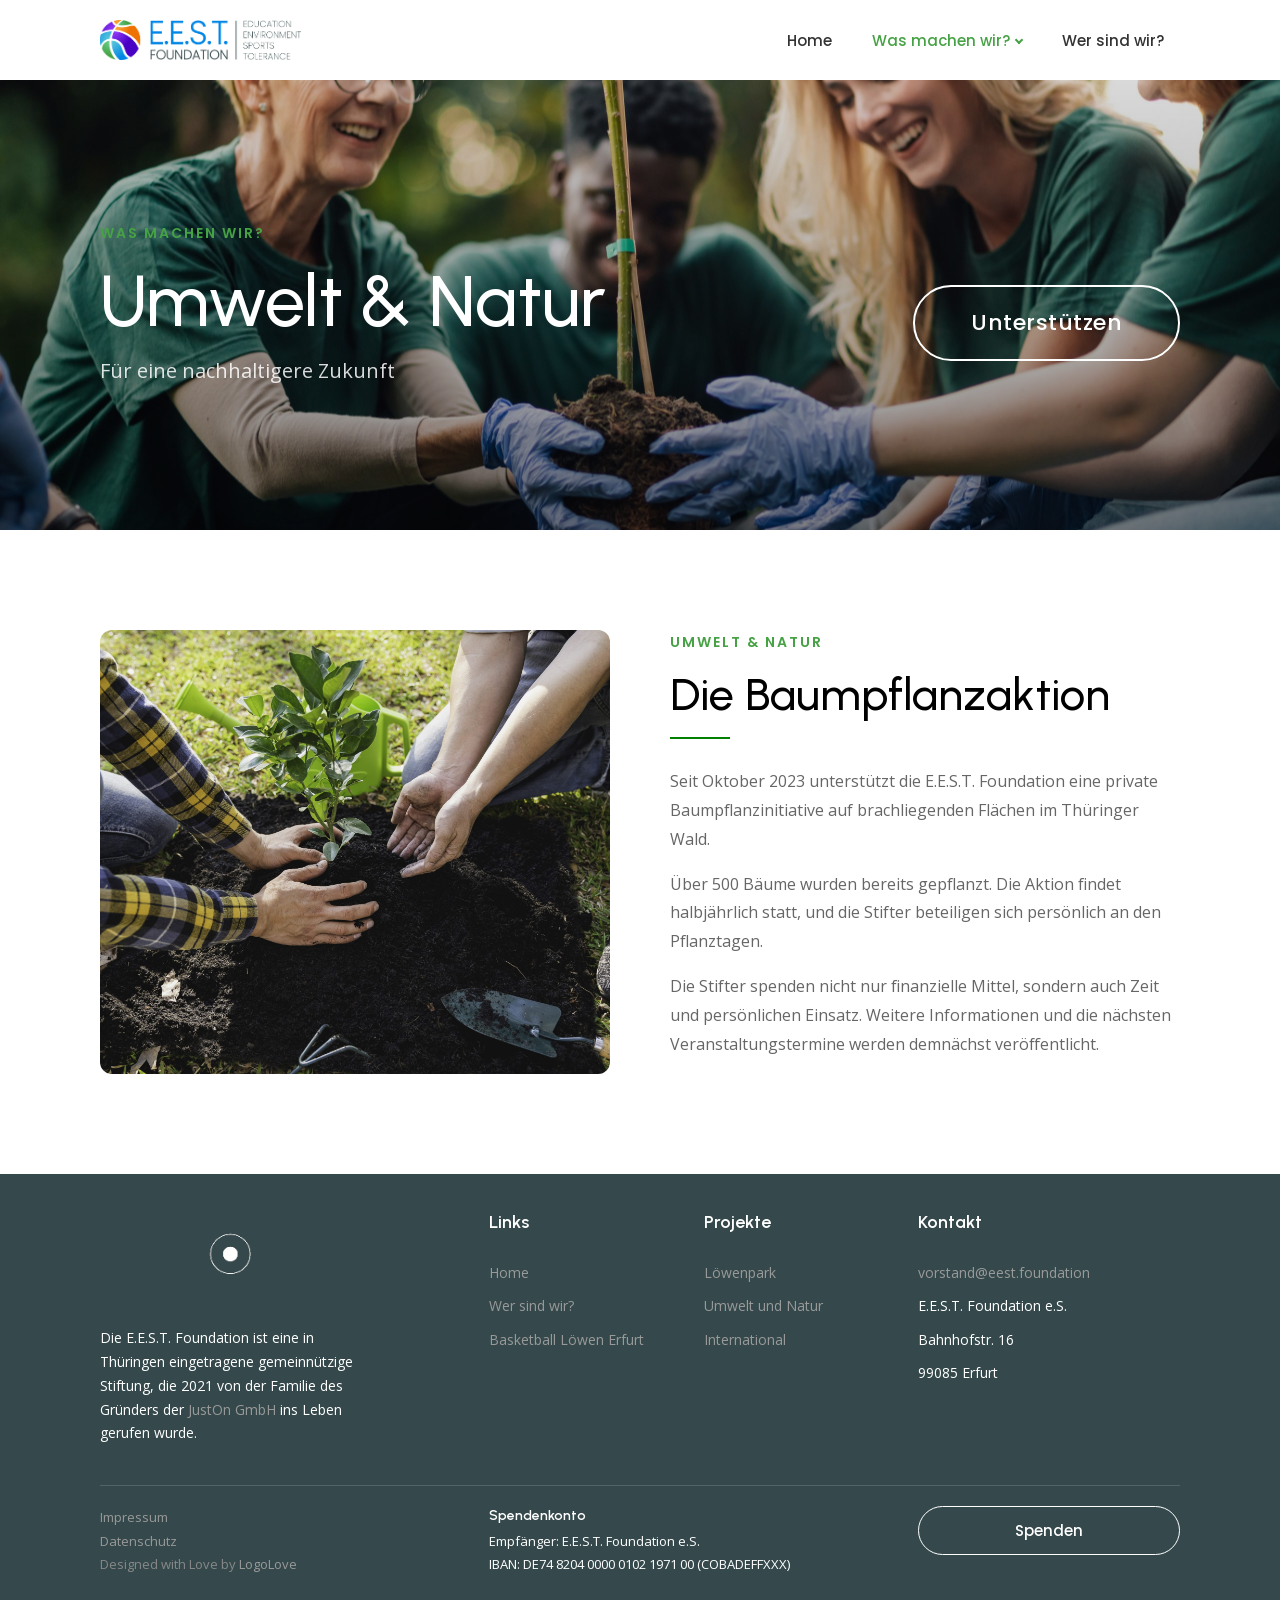
<file: umwelt-und-natur.html>
<!DOCTYPE html>
<html lang="de">
<head>
    <meta charset="UTF-8">
    <meta name="viewport" content="width=device-width, initial-scale=1.0">
    <title>Umwelt &amp; Natur | E.E.S.T. Foundation</title>
    <link rel="icon" type="image/svg+xml" href="images/favicon.svg">
    <link rel="stylesheet" href="css/style.css">
</head>
<body>

<!-- HEADER -->
<header class="header">
    <div class="container">
        <a href="index.html" class="header-logo"><img src="images/logo-full.png" alt="E.E.S.T. Foundation"></a>
        <ul class="nav-desktop">
            <li><a href="index.html">Home</a></li>
            <li class="has-dropdown"><a href="#" class="active-green">Was machen wir?</a>
                <ul class="nav-dropdown">
                    <li><a href="loewenpark.html">Löwenpark</a></li>
                    <li><a href="umwelt-und-natur.html">Umwelt und Natur</a></li>
                    <li><a href="international.html">International</a></li>
                </ul>
            </li>
            <li><a href="wer-sind-wir.html">Wer sind wir?</a></li>
        </ul>
        <div class="hamburger" aria-label="Menü öffnen">
            <span></span><span></span><span></span>
        </div>
    </div>
</header>
<nav class="nav-mobile">
    <a href="index.html">Home</a>
    <a href="#" class="mobile-toggle">Was machen wir?</a>
    <div class="mobile-sub"><a href="loewenpark.html">Löwenpark</a><a href="umwelt-und-natur.html">Umwelt und Natur</a><a href="international.html">International</a></div>
    <a href="wer-sind-wir.html">Wer sind wir?</a>
    <a href="spenden.html" class="btn" style="background: transparent; border: 2px solid #F38314; color: #F38314;">Spenden</a>
</nav>
<div class="header-spacer"></div>

<!-- PAGE HERO with text overlay -->
<section class="page-hero">
    <img src="images/umwelt-hero.jpg" alt="Freiwillige pflanzen Bäume">
    <div class="page-hero-overlay"></div>
    <div class="page-hero-content page-hero-split">
        <div>
            <div class="sub-heading" style="color: #46a244;">Was machen wir?</div>
            <h1 style="color: #fff;">Umwelt &amp; Natur</h1>
            <p style="color: rgba(255,255,255,0.85); font-size: 20px;">Für eine nachhaltigere Zukunft</p>
        </div>
        <a href="spenden.html?projekt=baumpflanzaktion" class="btn btn-outline btn-hero-cta">Unterstützen</a>
    </div>
</section>

<!-- SECTION: Die Baumpflanzaktion -->
<section class="content-section bg-white">
    <div class="container">
        <div class="two-col section-stretch">
            <div class="rounded-img stretch-img">
                <img src="images/umwelt-pflanzen.jpg" alt="Bäume pflanzen">
            </div>
            <div>
                <div class="sub-heading" style="color: #46a244;">Umwelt &amp; Natur</div>
                <h2>Die Baumpflanzaktion</h2>
                <div class="green-divider"></div>
                <p>Seit Oktober 2023 unterstützt die E.E.S.T. Foundation eine private Baumpflanzinitiative auf brachliegenden Flächen im Thüringer Wald.</p>
                <p>Über 500 Bäume wurden bereits gepflanzt. Die Aktion findet halbjährlich statt, und die Stifter beteiligen sich persönlich an den Pflanztagen.</p>
                <p>Die Stifter spenden nicht nur finanzielle Mittel, sondern auch Zeit und persönlichen Einsatz. Weitere Informationen und die nächsten Veranstaltungstermine werden demnächst veröffentlicht.</p>
            </div>
        </div>
    </div>
</section>

<!-- ========== FOOTER ========== -->
<footer class="footer">
    <div class="container">
        <div class="footer-grid">
            <div class="footer-about">
                <a href="index.html" class="footer-logo">
                    <img src="images/logo-footer.gif" alt="E.E.S.T. Foundation">
                </a>
                <p>Die E.E.S.T. Foundation ist eine in Thüringen eingetragene gemeinnützige Stiftung, die 2021 von der Familie des Gründers der <a href="https://juston.com/" target="_blank" rel="noopener" style="color: #999;">JustOn GmbH</a> ins Leben gerufen wurde.</p>
            </div>

            <div>
                <h4>Links</h4>
                <div class="footer-links">
                    <a href="index.html">Home</a>
                    <a href="wer-sind-wir.html">Wer sind wir?</a>
                    <a href="https://basketball-loewen.com/" target="_blank" rel="noopener">Basketball Löwen Erfurt</a>
                </div>
            </div>

            <div>
                <h4>Projekte</h4>
                <div class="footer-links">
                    <a href="loewenpark.html">Löwenpark</a>
                    <a href="umwelt-und-natur.html">Umwelt und Natur</a>
                    <a href="international.html">International</a>
                </div>
            </div>

            <div class="footer-contact">
                <h4>Kontakt</h4>
                <p><a href="mailto:vorstand@eest.foundation">vorstand@eest.foundation</a></p>
                <p>E.E.S.T. Foundation e.S.<br>Bahnhofstr. 16<br>99085 Erfurt</p>
            </div>
        </div>

        <div class="footer-divider"></div>

        <div class="footer-grid footer-bottom-row">
            <div class="footer-legal">
                <a href="impressum.html">Impressum</a>  <a href="datenschutz.html">Datenschutz</a>
                <div class="footer-bottom">Designed with Love by <a href="https://www.logolove.de" target="_blank" rel="noopener">LogoLove</a></div>
            </div>

            <div class="footer-bank">
                <h4>Spendenkonto</h4>
                <p>Empfänger: E.E.S.T. Foundation e.S.<br>IBAN: DE74 8204 0000 0102 1971 00 (COBADEFFXXX)</p>
            </div>

            <div>
                <a href="spenden.html" class="btn btn-footer-cta">Spenden</a>
            </div>
        </div>
    </div>
</footer>
<script src="js/main.js"></script>
</body>
</html>
</file>
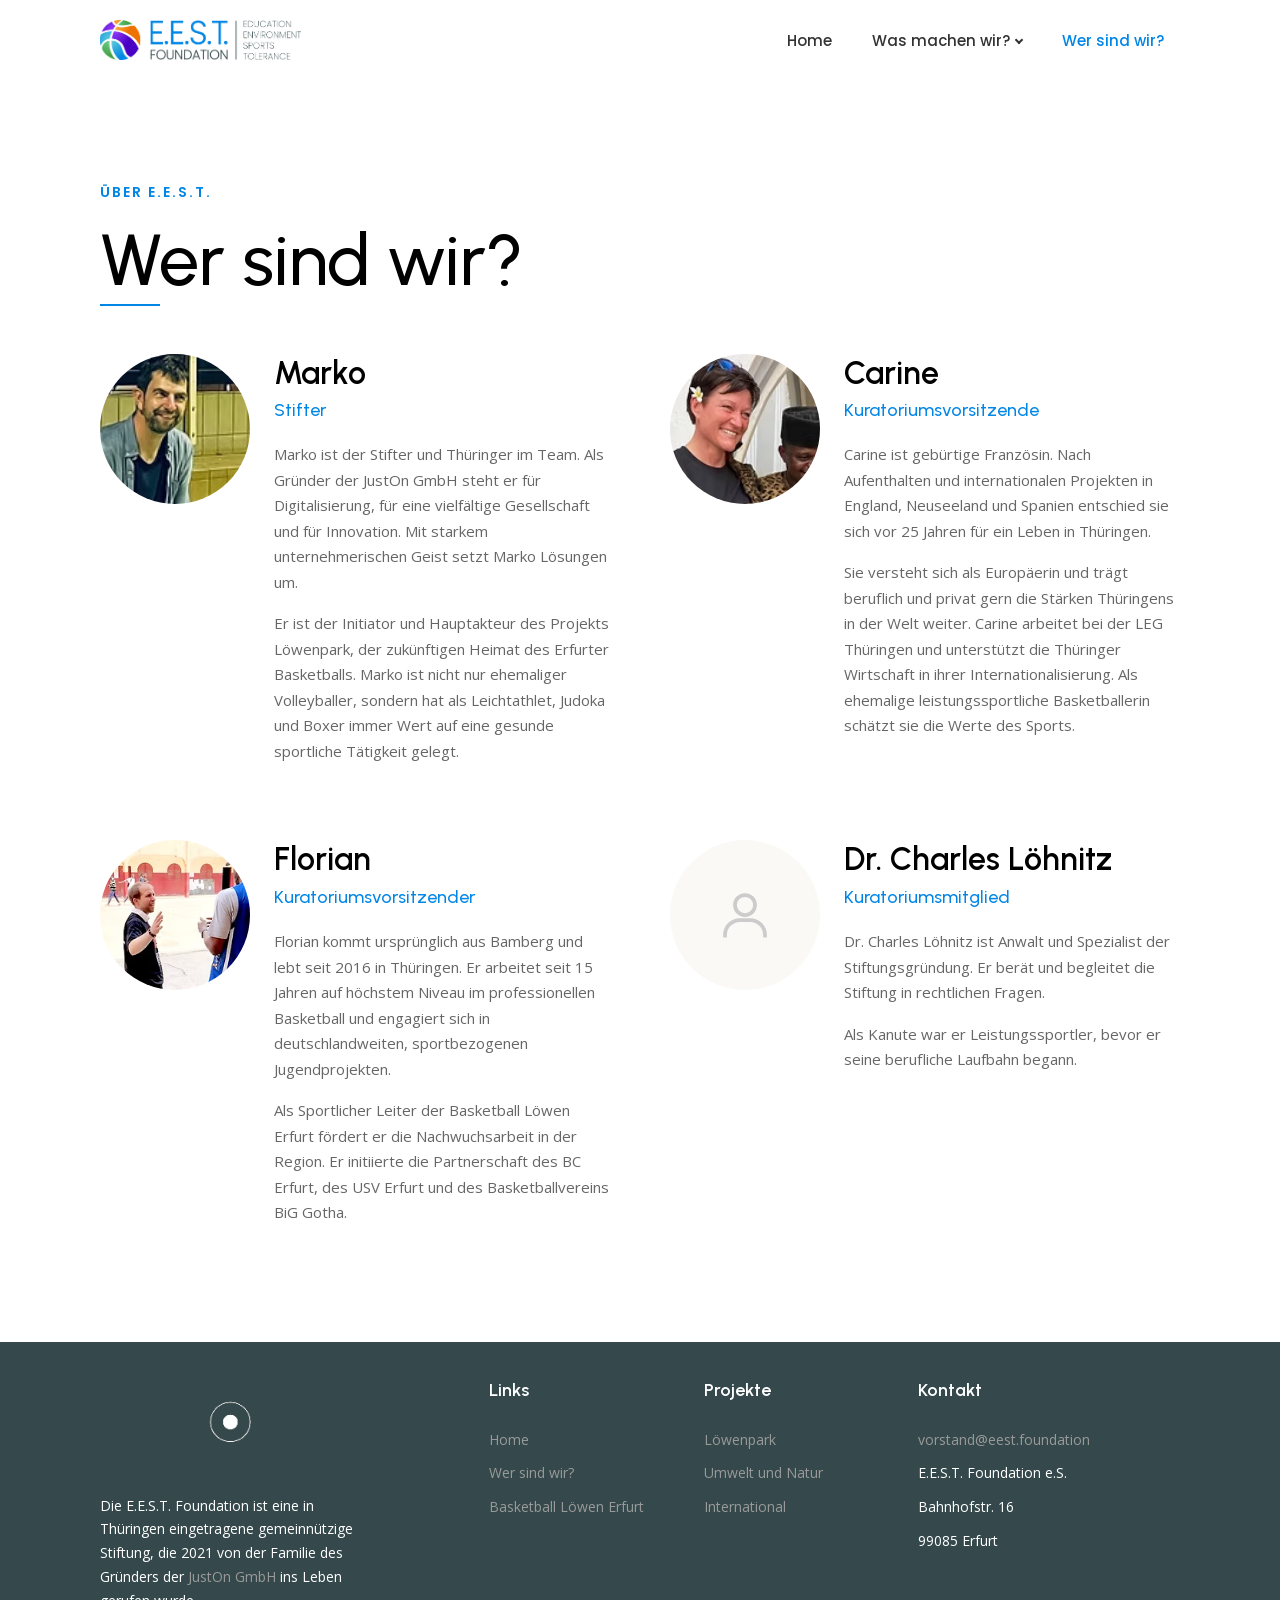
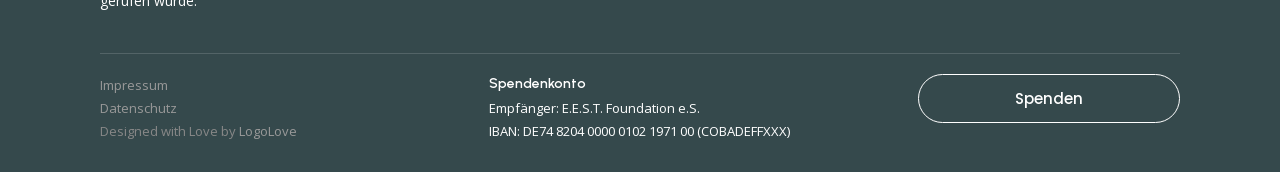
<file: wer-sind-wir.html>
<!DOCTYPE html>
<html lang="de">
<head>
    <meta charset="UTF-8">
    <meta name="viewport" content="width=device-width, initial-scale=1.0">
    <title>Wer sind wir? | E.E.S.T. Foundation</title>
    <link rel="icon" type="image/svg+xml" href="images/favicon.svg">
    <link rel="stylesheet" href="css/style.css">
</head>
<body>

<!-- HEADER -->
<header class="header">
    <div class="container">
        <a href="index.html" class="header-logo"><img src="images/logo-full.png" alt="E.E.S.T. Foundation"></a>
        <ul class="nav-desktop">
            <li><a href="index.html">Home</a></li>
            <li class="has-dropdown"><a href="#">Was machen wir?</a>
                <ul class="nav-dropdown">
                    <li><a href="loewenpark.html">Löwenpark</a></li>
                    <li><a href="umwelt-und-natur.html">Umwelt und Natur</a></li>
                    <li><a href="international.html">International</a></li>
                </ul>
            </li>
            <li><a href="wer-sind-wir.html" class="active">Wer sind wir?</a></li>
        </ul>
        <div class="hamburger" aria-label="Menü öffnen">
            <span></span><span></span><span></span>
        </div>
    </div>
</header>
<nav class="nav-mobile">
    <a href="index.html">Home</a>
    <a href="#" class="mobile-toggle">Was machen wir?</a>
    <div class="mobile-sub"><a href="loewenpark.html">Löwenpark</a><a href="umwelt-und-natur.html">Umwelt und Natur</a><a href="international.html">International</a></div>
    <a href="wer-sind-wir.html">Wer sind wir?</a>
    <a href="spenden.html" class="btn" style="background: transparent; border: 2px solid #F38314; color: #F38314;">Spenden</a>
</nav>
<div class="header-spacer"></div>

<!-- CONTENT -->
<section class="content-section bg-white">
    <div class="container">
        <div class="sub-heading" style="color: #0086e6;">Über E.E.S.T.</div>
        <h1>Wer sind wir?</h1>
        <div class="green-divider" style="background: #0086e6;"></div>

        <!-- TEAM -->
        <div class="team-grid">
            <!-- Marko -->
            <div class="team-member">
                <div class="team-photo">
                    <img src="images/team-marko.png" alt="Marko">
                </div>
                <div class="team-info">
                    <h3>Marko</h3>
                    <span class="team-role">Stifter</span>
                    <p>Marko ist der Stifter und Thüringer im Team. Als Gründer der JustOn GmbH steht er für Digitalisierung, für eine vielfältige Gesellschaft und für Innovation. Mit starkem unternehmerischen Geist setzt Marko Lösungen um.</p>
                    <p>Er ist der Initiator und Hauptakteur des Projekts Löwenpark, der zukünftigen Heimat des Erfurter Basketballs. Marko ist nicht nur ehemaliger Volleyballer, sondern hat als Leichtathlet, Judoka und Boxer immer Wert auf eine gesunde sportliche Tätigkeit gelegt.</p>
                </div>
            </div>

            <!-- Carine -->
            <div class="team-member">
                <div class="team-photo">
                    <img src="images/team-carine.png" alt="Carine">
                </div>
                <div class="team-info">
                    <h3>Carine</h3>
                    <span class="team-role">Kuratoriumsvorsitzende</span>
                    <p>Carine ist gebürtige Französin. Nach Aufenthalten und internationalen Projekten in England, Neuseeland und Spanien entschied sie sich vor 25 Jahren für ein Leben in Thüringen.</p>
                    <p>Sie versteht sich als Europäerin und trägt beruflich und privat gern die Stärken Thüringens in der Welt weiter. Carine arbeitet bei der LEG Thüringen und unterstützt die Thüringer Wirtschaft in ihrer Internationalisierung. Als ehemalige leistungssportliche Basketballerin schätzt sie die Werte des Sports.</p>
                </div>
            </div>

            <!-- Florian -->
            <div class="team-member">
                <div class="team-photo">
                    <img src="images/team-florian.png" alt="Florian">
                </div>
                <div class="team-info">
                    <h3>Florian</h3>
                    <span class="team-role">Kuratoriumsvorsitzender</span>
                    <p>Florian kommt ursprünglich aus Bamberg und lebt seit 2016 in Thüringen. Er arbeitet seit 15 Jahren auf höchstem Niveau im professionellen Basketball und engagiert sich in deutschlandweiten, sportbezogenen Jugendprojekten.</p>
                    <p>Als Sportlicher Leiter der Basketball Löwen Erfurt fördert er die Nachwuchsarbeit in der Region. Er initiierte die Partnerschaft des BC Erfurt, des USV Erfurt und des Basketballvereins BiG Gotha.</p>
                </div>
            </div>

            <!-- Dr. Charles Löhnitz -->
            <div class="team-member">
                <div class="team-photo" style="background: var(--color-bg-light); display: flex; align-items: center; justify-content: center;">
                    <svg width="60" height="60" viewBox="0 0 24 24" fill="none" stroke="#ccc" stroke-width="1.5"><circle cx="12" cy="8" r="4"/><path d="M4 21v-1a6 6 0 0 1 6-6h4a6 6 0 0 1 6 6v1"/></svg>
                </div>
                <div class="team-info">
                    <h3>Dr. Charles Löhnitz</h3>
                    <span class="team-role">Kuratoriumsmitglied</span>
                    <p>Dr. Charles Löhnitz ist Anwalt und Spezialist der Stiftungsgründung. Er berät und begleitet die Stiftung in rechtlichen Fragen.</p>
                    <p>Als Kanute war er Leistungssportler, bevor er seine berufliche Laufbahn begann.</p>
                </div>
            </div>
        </div>
    </div>
</section>

<!-- ========== FOOTER ========== -->
<footer class="footer">
    <div class="container">
        <div class="footer-grid">
            <div class="footer-about">
                <a href="index.html" class="footer-logo">
                    <img src="images/logo-footer.gif" alt="E.E.S.T. Foundation">
                </a>
                <p>Die E.E.S.T. Foundation ist eine in Thüringen eingetragene gemeinnützige Stiftung, die 2021 von der Familie des Gründers der <a href="https://juston.com/" target="_blank" rel="noopener" style="color: #999;">JustOn GmbH</a> ins Leben gerufen wurde.</p>
            </div>

            <div>
                <h4>Links</h4>
                <div class="footer-links">
                    <a href="index.html">Home</a>
                    <a href="wer-sind-wir.html">Wer sind wir?</a>
                    <a href="https://basketball-loewen.com/" target="_blank" rel="noopener">Basketball Löwen Erfurt</a>
                </div>
            </div>

            <div>
                <h4>Projekte</h4>
                <div class="footer-links">
                    <a href="loewenpark.html">Löwenpark</a>
                    <a href="umwelt-und-natur.html">Umwelt und Natur</a>
                    <a href="international.html">International</a>
                </div>
            </div>

            <div class="footer-contact">
                <h4>Kontakt</h4>
                <p><a href="mailto:vorstand@eest.foundation">vorstand@eest.foundation</a></p>
                <p>E.E.S.T. Foundation e.S.<br>Bahnhofstr. 16<br>99085 Erfurt</p>
            </div>
        </div>

        <div class="footer-divider"></div>

        <div class="footer-grid footer-bottom-row">
            <div class="footer-legal">
                <a href="impressum.html">Impressum</a>  <a href="datenschutz.html">Datenschutz</a>
                <div class="footer-bottom">Designed with Love by <a href="https://www.logolove.de" target="_blank" rel="noopener">LogoLove</a></div>
            </div>

            <div class="footer-bank">
                <h4>Spendenkonto</h4>
                <p>Empfänger: E.E.S.T. Foundation e.S.<br>IBAN: DE74 8204 0000 0102 1971 00 (COBADEFFXXX)</p>
            </div>

            <div>
                <a href="spenden.html" class="btn btn-footer-cta">Spenden</a>
            </div>
        </div>
    </div>
</footer>
<script src="js/main.js"></script>
</body>
</html>
</file>
<file: css/style.css>
/* ============================================
   E.E.S.T. Foundation - Main Stylesheet
   ============================================ */

/* --- Self-hosted Fonts (no Google connection) --- */
@font-face {
    font-family: 'Urbanist';
    src: url('../fonts/urbanist.woff2') format('woff2');
    font-weight: 500 600;
    font-display: swap;
}

@font-face {
    font-family: 'Open Sans';
    src: url('../fonts/opensans.woff2') format('woff2');
    font-weight: 400;
    font-display: swap;
}

@font-face {
    font-family: 'Poppins';
    src: url('../fonts/poppins-500.woff2') format('woff2');
    font-weight: 500;
    font-display: swap;
}

@font-face {
    font-family: 'Poppins';
    src: url('../fonts/poppins-600.woff2') format('woff2');
    font-weight: 600;
    font-display: swap;
}

/* --- CSS Variables --- */
:root {
    --color-primary: #0187E7;
    --color-primary-hover: #0070c9;
    --color-orange: #F38314;
    --color-green: #008000;
    --color-black: #000000;
    --color-text: #666666;
    --color-text-dark: #333333;
    --color-bg-light: #FAF9F5;
    --color-bg-grey: #F9F9F9;
    --color-footer: #35494c;
    --color-footer-text: #cccccc;
    --color-white: #ffffff;
    --color-border: #eeeeee;

    --font-heading: 'Urbanist', Helvetica, Arial, sans-serif;
    --font-body: 'Open Sans', Arial, sans-serif;
    --font-button: 'Poppins', sans-serif;

    --max-width: 1200px;
    --header-height: 80px;

    --radius-pill: 40px;
    --radius-card: 12px;

    --transition: 0.3s ease;
}

/* --- Reset --- */
*, *::before, *::after {
    margin: 0;
    padding: 0;
    box-sizing: border-box;
}

html {
    scroll-behavior: smooth;
    -webkit-text-size-adjust: 100%;
}

body {
    font-family: var(--font-body);
    font-size: 16px;
    line-height: 1.8;
    color: var(--color-text);
    background: var(--color-white);
    overflow-x: hidden;
}

img {
    max-width: 100%;
    height: auto;
    display: block;
}

a {
    color: inherit;
    text-decoration: none;
    transition: color var(--transition);
}

ul {
    list-style: none;
}

h1, h2, h3, h4, h5, h6 {
    font-family: var(--font-heading);
    color: var(--color-black);
    line-height: 1.2;
    font-weight: 500;
}

h1 { font-size: 72px; }
h2 { font-size: 45px; }
h3 { font-size: 28px; }
h4 { font-size: 22px; }

/* --- Utility --- */
.container {
    max-width: var(--max-width);
    margin: 0 auto;
    padding: 0 60px;
}

.sub-heading {
    font-family: var(--font-button);
    font-size: 14px;
    font-weight: 600;
    color: var(--color-orange);
    text-transform: uppercase;
    letter-spacing: 2px;
    margin-bottom: 12px;
}

.green-divider {
    width: 60px;
    height: 2px;
    background: var(--color-green);
    margin-bottom: 28px;
}

.section-padding {
    padding: 100px 0;
}

.bg-light {
    background: var(--color-bg-light);
}

.bg-white {
    background: var(--color-white);
}

/* --- Buttons --- */
.btn {
    display: inline-block;
    font-family: var(--font-button);
    font-size: 15px;
    font-weight: 500;
    padding: 14px 32px;
    border-radius: var(--radius-pill);
    cursor: pointer;
    transition: all var(--transition);
    border: none;
    text-align: center;
}

.btn-primary {
    background: var(--color-primary);
    color: var(--color-white);
}

.btn-primary:hover {
    background: var(--color-primary-hover);
}

.btn-outline {
    background: transparent;
    color: var(--color-white);
    border: 2px solid var(--color-white);
}

.btn-outline:hover {
    background: rgba(255, 255, 255, 0.1);
}

.btn-text {
    background: none;
    color: var(--color-primary);
    padding: 14px 16px;
    font-family: var(--font-button);
    font-size: 15px;
    font-weight: 500;
}

.btn-text:hover {
    color: var(--color-primary-hover);
}

.btn-group {
    display: flex;
    align-items: center;
    gap: 16px;
    margin-top: 32px;
    flex-wrap: wrap;
}

/* --- Two Column Layout --- */
.two-col {
    display: grid;
    grid-template-columns: 1fr 1fr;
    gap: 60px;
    align-items: center;
}

.two-col.reverse {
    direction: rtl;
}

.two-col.reverse > * {
    direction: ltr;
}

/* --- Image Styles --- */
.rounded-img {
    border-radius: var(--radius-card);
    overflow: hidden;
}

.rounded-img img {
    width: 100%;
    height: 100%;
    object-fit: cover;
}

/* Stretch image to fill text block height */
.section-stretch {
    align-items: stretch;
}

.stretch-img {
    position: relative;
    min-height: 400px;
    overflow: hidden;
}

.stretch-img img {
    position: absolute;
    top: 0;
    left: 0;
    width: 100%;
    height: 100%;
    object-fit: cover;
}

/* ============================================
   HEADER / NAVIGATION
   ============================================ */
.header {
    position: fixed;
    top: 0;
    left: 0;
    right: 0;
    z-index: 1000;
    background: var(--color-white);
    height: var(--header-height);
    display: flex;
    align-items: center;
    transition: box-shadow var(--transition);
}

.header.scrolled {
    box-shadow: 0 2px 20px rgba(0, 0, 0, 0.08);
}

.header .container {
    display: flex;
    align-items: center;
    width: 100%;
}

.header-logo {
    margin-right: auto;
}

.header-logo img {
    height: 40px;
    width: auto;
}

/* Desktop Navigation */
.nav-desktop {
    display: flex;
    align-items: center;
    gap: 8px;
}

.nav-desktop > li {
    position: relative;
}

.nav-desktop > li > a {
    font-family: var(--font-button);
    font-size: 15px;
    font-weight: 500;
    color: var(--color-text-dark);
    padding: 10px 16px;
    display: block;
    transition: color var(--transition);
}

.nav-desktop > li > a:hover,
.nav-desktop > li > a.active {
    color: #0086e6;
}

/* Active colors for "Was machen wir?" based on subpage */
.nav-desktop > li > a.active-blue,
.nav-desktop > li > a.active-blue:hover { color: #0086e6 !important; }
.nav-desktop > li > a.active-green,
.nav-desktop > li > a.active-green:hover { color: #46a244 !important; }
.nav-desktop > li > a.active-purple,
.nav-desktop > li > a.active-purple:hover { color: #7b2fcc !important; }

/* Dropdown */
.nav-dropdown {
    position: absolute;
    top: 100%;
    left: 0;
    min-width: 220px;
    background: var(--color-white);
    border-radius: 8px;
    box-shadow: 0 8px 30px rgba(0, 0, 0, 0.12);
    padding: 8px 0;
    opacity: 0;
    visibility: hidden;
    transform: translateY(10px);
    transition: all var(--transition);
}

.nav-desktop > li:hover .nav-dropdown {
    opacity: 1;
    visibility: visible;
    transform: translateY(0);
}

.nav-dropdown a {
    display: block;
    padding: 10px 20px;
    font-family: var(--font-button);
    font-size: 14px;
    color: var(--color-text-dark);
    transition: all var(--transition);
}

.nav-dropdown a:hover {
    background: var(--color-bg-light);
}

/* Individual dropdown hover colors */
.nav-dropdown a[href="loewenpark.html"]:hover { color: #0086e6; }
.nav-dropdown a[href="umwelt-und-natur.html"]:hover { color: #46a244; }
.nav-dropdown a[href="international.html"]:hover { color: #7b2fcc; }

/* Dropdown Arrow */
.has-dropdown > a::after {
    content: '';
    display: inline-block;
    width: 6px;
    height: 6px;
    border-right: 2px solid currentColor;
    border-bottom: 2px solid currentColor;
    transform: rotate(45deg);
    margin-left: 6px;
    vertical-align: middle;
    position: relative;
    top: -1px;
}

/* Hamburger Menu */
.hamburger {
    display: none;
    flex-direction: column;
    gap: 5px;
    cursor: pointer;
    padding: 8px;
    z-index: 1001;
}

.hamburger span {
    display: block;
    width: 24px;
    height: 2px;
    background: var(--color-black);
    transition: all var(--transition);
}

.hamburger.active span:nth-child(1) {
    transform: rotate(45deg) translate(5px, 5px);
}

.hamburger.active span:nth-child(2) {
    opacity: 0;
}

.hamburger.active span:nth-child(3) {
    transform: rotate(-45deg) translate(5px, -5px);
}

/* Mobile Navigation */
.nav-mobile {
    display: none;
    position: fixed;
    top: 0;
    left: 0;
    right: 0;
    bottom: 0;
    background: var(--color-white);
    z-index: 999;
    padding: 100px 30px 30px;
    overflow-y: auto;
}

.nav-mobile.open {
    display: block;
}

.nav-mobile a {
    display: block;
    font-family: var(--font-button);
    font-size: 18px;
    font-weight: 500;
    color: var(--color-text-dark);
    padding: 14px 0;
    border-bottom: 1px solid var(--color-border);
}

.nav-mobile a:hover {
    color: var(--color-primary);
}

.nav-mobile .mobile-sub {
    padding-left: 20px;
}

.nav-mobile .mobile-sub a {
    font-size: 16px;
    color: var(--color-text);
}

.nav-mobile .btn {
    margin-top: 20px;
    display: block;
    text-align: center;
}

/* Spacer for fixed header */
.header-spacer {
    height: var(--header-height);
}

/* ============================================
   HERO SECTION
   ============================================ */
.hero {
    position: relative;
    min-height: 80vh;
    display: flex;
    align-items: center;
    justify-content: center;
    text-align: center;
    color: var(--color-white);
    overflow: hidden;
}

.hero-video {
    position: absolute;
    top: 0;
    left: 0;
    width: 100%;
    height: 100%;
    object-fit: cover;
    z-index: 0;
}

.hero-overlay {
    position: absolute;
    top: 0;
    left: 0;
    width: 100%;
    height: 100%;
    background: rgba(0, 0, 0, 0.5);
    z-index: 1;
}

.hero-content {
    position: relative;
    z-index: 2;
    max-width: 800px;
    padding: 40px 20px;
}

.hero h1 {
    color: var(--color-white);
    margin-bottom: 16px;
}

.hero h2 {
    color: var(--color-white);
    font-weight: 400;
    opacity: 0.9;
    margin-bottom: 8px;
    font-size: 36px;
}

.hero h3 {
    color: var(--color-white);
    font-weight: 400;
    opacity: 0.7;
    margin-bottom: 40px;
    font-size: 24px;
}

.hero-subtitle {
    font-size: 34px !important;
    letter-spacing: 4px;
}

.hero-tagline {
    font-size: 22px !important;
    letter-spacing: 3.5px;
}

.hero .btn-group {
    justify-content: center;
}

/* Page Hero (for subpages) */
.page-hero {
    position: relative;
    height: 50vh;
    min-height: 350px;
    display: flex;
    align-items: center;
    justify-content: center;
    overflow: hidden;
}

.page-hero img {
    position: absolute;
    top: 0;
    left: 0;
    width: 100%;
    height: 100%;
    object-fit: cover;
}

.page-hero-overlay {
    position: absolute;
    top: 0;
    left: 0;
    width: 100%;
    height: 100%;
    background: linear-gradient(to bottom, rgba(0,0,0,0.15), rgba(0,0,0,0.45));
    z-index: 1;
}

.page-hero-content {
    position: relative;
    z-index: 2;
    padding: 0 60px;
    max-width: var(--max-width);
    margin: 0 auto;
    width: 100%;
}

.page-hero-content h1 {
    margin-bottom: 8px;
}

.page-hero {
    display: flex;
    align-items: center;
}

.page-hero-split {
    display: flex;
    align-items: stretch;
    justify-content: space-between;
    gap: 40px;
}

.page-hero-split > a {
    align-self: center;
    margin-top: 36px;
}

.btn-hero-cta {
    padding: 16px 56px;
    font-size: 22px;
    white-space: nowrap;
    letter-spacing: 0.5px;
}

/* ============================================
   CONTENT HERO (full-width image with text overlay)
   ============================================ */
.content-hero {
    position: relative;
    min-height: 60vh;
    display: flex;
    align-items: center;
    overflow: hidden;
}

.content-hero > img {
    position: absolute;
    top: 0;
    left: 0;
    width: 100%;
    height: 100%;
    object-fit: cover;
    z-index: 0;
}

.content-hero-overlay {
    position: absolute;
    top: 0;
    left: 0;
    width: 100%;
    height: 100%;
    background: rgba(0, 0, 0, 0.5);
    z-index: 1;
}

.content-hero-text {
    position: relative;
    z-index: 2;
    padding: 80px 0;
    width: 100%;
}

.content-hero-text .container {
    max-width: var(--max-width);
}

.content-hero-text p {
    max-width: 600px;
}

/* ============================================
   CONTENT SECTIONS
   ============================================ */
.content-section {
    padding: 100px 0;
}

.content-section h2 {
    margin-bottom: 16px;
}

.content-section p {
    margin-bottom: 16px;
}

/* E.E.S.T. Blurbs (Education, Environment, Sport, Tolerance) */
.eest-blurbs {
    display: flex;
    flex-direction: column;
    gap: 28px;
    margin-top: 28px;
}

.eest-blurb {
    display: flex;
    gap: 20px;
    align-items: flex-start;
}

.eest-icon {
    width: 54px;
    height: 54px;
    min-width: 54px;
    border-radius: 50%;
    background: rgba(0, 0, 0, 0.06);
    display: flex;
    align-items: center;
    justify-content: center;
    color: var(--color-orange);
    padding: 12px;
}

.eest-icon svg {
    width: 28px;
    height: 28px;
}

.eest-blurb h3 {
    color: var(--color-black);
    font-weight: 600;
    font-size: 22px;
    margin-bottom: 6px;
}

.eest-blurb p {
    font-size: 15px;
    line-height: 1.7;
}

/* ============================================
   TEAM SECTION (Wer sind wir?)
   ============================================ */
.team-grid {
    display: grid;
    grid-template-columns: 1fr 1fr;
    gap: 60px;
    margin-top: 48px;
}

.team-member {
    display: grid;
    grid-template-columns: auto 1fr;
    gap: 24px;
    align-items: start;
}

.team-photo {
    width: 150px;
    height: 150px;
    border-radius: 50%;
    overflow: hidden;
    flex-shrink: 0;
}

.team-photo img {
    width: 100%;
    height: 100%;
    object-fit: cover;
}

.team-info h3 {
    color: var(--color-black);
    font-size: 32px;
    font-weight: 600;
    margin-bottom: 2px;
}

.team-info .team-role {
    font-family: var(--font-heading);
    font-size: 18px;
    color: #0086e6;
    font-weight: 500;
    margin-bottom: 16px;
    display: block;
}

.team-info p {
    font-size: 15px;
    line-height: 1.7;
}

/* ============================================
   DONATION SECTION
   ============================================ */
.btn-donate {
    display: block;
    width: 100%;
    padding: 18px;
    font-size: 18px;
    margin-top: 24px;
}

/* Donate select dropdowns */
.donate-select {
    width: 100%;
    padding: 14px 16px;
    border: 1px solid var(--color-border);
    border-radius: 10px;
    font-size: 16px;
    font-family: var(--font-body);
    color: var(--color-text-dark);
    background: #fff;
    cursor: pointer;
    transition: border-color var(--transition);
}

.donate-select:focus,
.donate-select.has-selection {
    border-color: var(--color-orange);
    outline: none;
}

/* Project Selection Radio Buttons */
.donate-projects {
    display: flex;
    flex-direction: column;
    gap: 12px;
}

.donate-radio {
    display: flex;
    align-items: center;
    gap: 12px;
    padding: 14px 18px;
    border: 1px solid var(--color-border);
    border-radius: 10px;
    cursor: pointer;
    transition: all var(--transition);
    font-size: 16px;
    font-weight: 500;
    color: var(--color-text-dark);
}

.donate-radio:hover {
    border-color: var(--color-orange);
}

.donate-radio input[type="radio"] {
    accent-color: var(--color-orange);
    width: 18px;
    height: 18px;
    cursor: pointer;
}

.donate-radio input[type="radio"]:checked + span {
    color: var(--color-orange);
}


/* ============================================
   FOOTER
   ============================================ */
.footer {
    background: var(--color-footer);
    color: #ffffff;
    padding: 36px 0 28px;
}

.footer-grid {
    display: grid;
    grid-template-columns: 2fr 1fr 1fr 1.5fr;
    gap: 40px;
    align-items: start;
}

.footer-grid > div {
    display: flex;
    flex-direction: column;
    height: 100%;
}

.footer-logo img {
    width: 77%;
    height: auto;
    margin-bottom: 8px;
    margin-top: -33px;
    margin-left: -5px;
}

.footer-about {
    display: flex;
    flex-direction: column;
    height: 100%;
}

.footer-about p {
    max-width: 280px;
    font-size: 14px;
    line-height: 1.7;
    margin-bottom: 16px;
    margin-top: -15px;
}

.footer-legal {
    font-size: 13px;
    line-height: 1.8;
}

.footer-legal a {
    color: #999;
    transition: color var(--transition);
}

.footer-legal a:hover {
    color: var(--color-white);
}

.footer h4 {
    font-family: var(--font-heading);
    font-size: 18px;
    font-weight: 600;
    color: var(--color-white);
    margin-bottom: 20px;
    line-height: 1.4;
}

.footer-links a {
    display: block;
    font-size: 14px;
    line-height: 2.4;
    color: #999;
    transition: color var(--transition);
}

.footer-links a:hover {
    color: var(--color-white);
}

.footer-contact p {
    font-size: 14px;
    line-height: 2.4;
    margin-bottom: 0;
}

.footer-contact a {
    color: #999;
}

.footer-contact a:hover {
    color: var(--color-white);
}

.footer-contact .btn {
    margin-top: auto;
    position: relative;
    top: -10px;
}

.btn-footer-cta {
    background: transparent;
    color: #fff;
    border: 1.5px solid #fff;
    padding: 10px 24px;
    font-size: 15px;
}

.btn-footer-cta:hover {
    background: rgba(255, 255, 255, 0.1);
    color: #fff;
}

.footer-divider {
    border-top: 1px solid rgba(255, 255, 255, 0.15);
    margin: 24px 0 20px;
}

.footer-bottom-row {
    grid-template-columns: 2fr 1fr 1fr 1.5fr !important;
    align-items: start;
}

.footer-bottom-row .footer-bank {
    grid-column: 2 / 4;
}

.footer-bottom-row .footer-legal {
    min-width: 0;
}

.footer-bottom-row h4 {
    font-size: 14px;
    margin-bottom: 4px;
}

.footer-bank p {
    font-size: 13px;
    line-height: 1.8;
}

.footer-bottom {
    font-size: 13px;
    color: #888;
    line-height: 1.8;
}

.footer-bottom a {
    color: #999;
}

.footer-bottom a:hover {
    color: var(--color-white);
}

/* ============================================
   LEGAL PAGES (Impressum, Datenschutz)
   ============================================ */
.legal-content {
    padding: 60px 0 100px;
}

.legal-content h1 {
    font-size: 48px;
    margin-bottom: 32px;
}

.legal-content h2 {
    font-size: 28px;
    margin-top: 40px;
    margin-bottom: 16px;
}

.legal-content p {
    margin-bottom: 16px;
}

/* ============================================
   RESPONSIVE — Tablet (768px - 1199px)
   ============================================ */
@media (max-width: 1199px) {
    .container {
        padding: 0 40px;
    }

    h1 { font-size: 56px; }
    h2 { font-size: 42px; }

    .two-col {
        gap: 40px;
    }

    .hero {
        min-height: 70vh;
    }

    .hero h1 { font-size: 56px; }
    .hero h2 { font-size: 30px; }
    .hero h3 { font-size: 20px; }

    .footer-grid {
        grid-template-columns: 1fr 1fr;
        gap: 40px;
    }

    .team-grid {
        gap: 40px;
    }

    .team-member {
        grid-template-columns: 1fr;
        text-align: center;
    }

    .team-photo {
        margin: 0 auto;
    }
}

/* ============================================
   RESPONSIVE — Mobile (bis 767px)
   ============================================ */
@media (max-width: 767px) {
    .container {
        padding: 0 20px;
    }

    h1 { font-size: 36px; }
    h2 { font-size: 30px; }
    h3 { font-size: 22px; }

    .section-padding {
        padding: 60px 0;
    }

    .content-section {
        padding: 60px 0;
    }

    /* Header Mobile */
    .nav-desktop {
        display: none;
    }

    .hamburger {
        display: flex;
    }

    /* Hero Mobile */
    .hero {
        min-height: 60vh;
    }

    .hero h1 { font-size: 36px; }
    .hero h2 { font-size: 22px; }
    .hero h3 { font-size: 16px; }

    .hero .btn-group {
        flex-direction: column;
        align-items: center;
    }

    /* Page Hero Mobile */
    .page-hero {
        height: auto;
        min-height: 300px;
    }

    .page-hero-content {
        padding: 0 20px;
    }

    .page-hero-split {
        flex-direction: column;
        align-items: flex-start;
        gap: 20px;
    }

    .page-hero-split > a {
        margin-top: 0;
    }

    .btn-hero-cta {
        padding: 12px 32px;
        font-size: 16px;
    }

    .page-hero-content h1 {
        font-size: 32px;
    }

    /* Content Hero Mobile */
    .content-hero {
        min-height: 40vh;
    }

    .content-hero-text {
        padding: 40px 0;
    }

    /* Two Column → Stacked */
    .two-col {
        grid-template-columns: 1fr;
        gap: 32px;
    }

    .two-col.reverse {
        direction: ltr;
    }

    /* EEST Blurbs */
    .eest-blurbs {
        gap: 24px;
    }

    /* Team */
    .team-grid {
        grid-template-columns: 1fr;
        gap: 40px;
    }

    .team-member {
        grid-template-columns: 1fr;
        text-align: center;
    }

    .team-photo {
        width: 120px;
        height: 120px;
        margin: 0 auto;
    }

    /* Footer */
    .footer-grid {
        grid-template-columns: 1fr !important;
        gap: 32px;
    }

    .footer-bottom-row .footer-bank {
        grid-column: auto;
        order: 2;
    }

    .footer-bottom-row .footer-legal {
        order: 3;
    }

    .footer-bottom-row > div:last-child {
        order: 1;
    }

    /* Buttons */
    .btn-group {
        flex-direction: column;
        align-items: flex-start;
    }

    .btn {
        width: 100%;
        text-align: center;
    }

    .btn-text {
        width: auto;
    }
}
</file>
